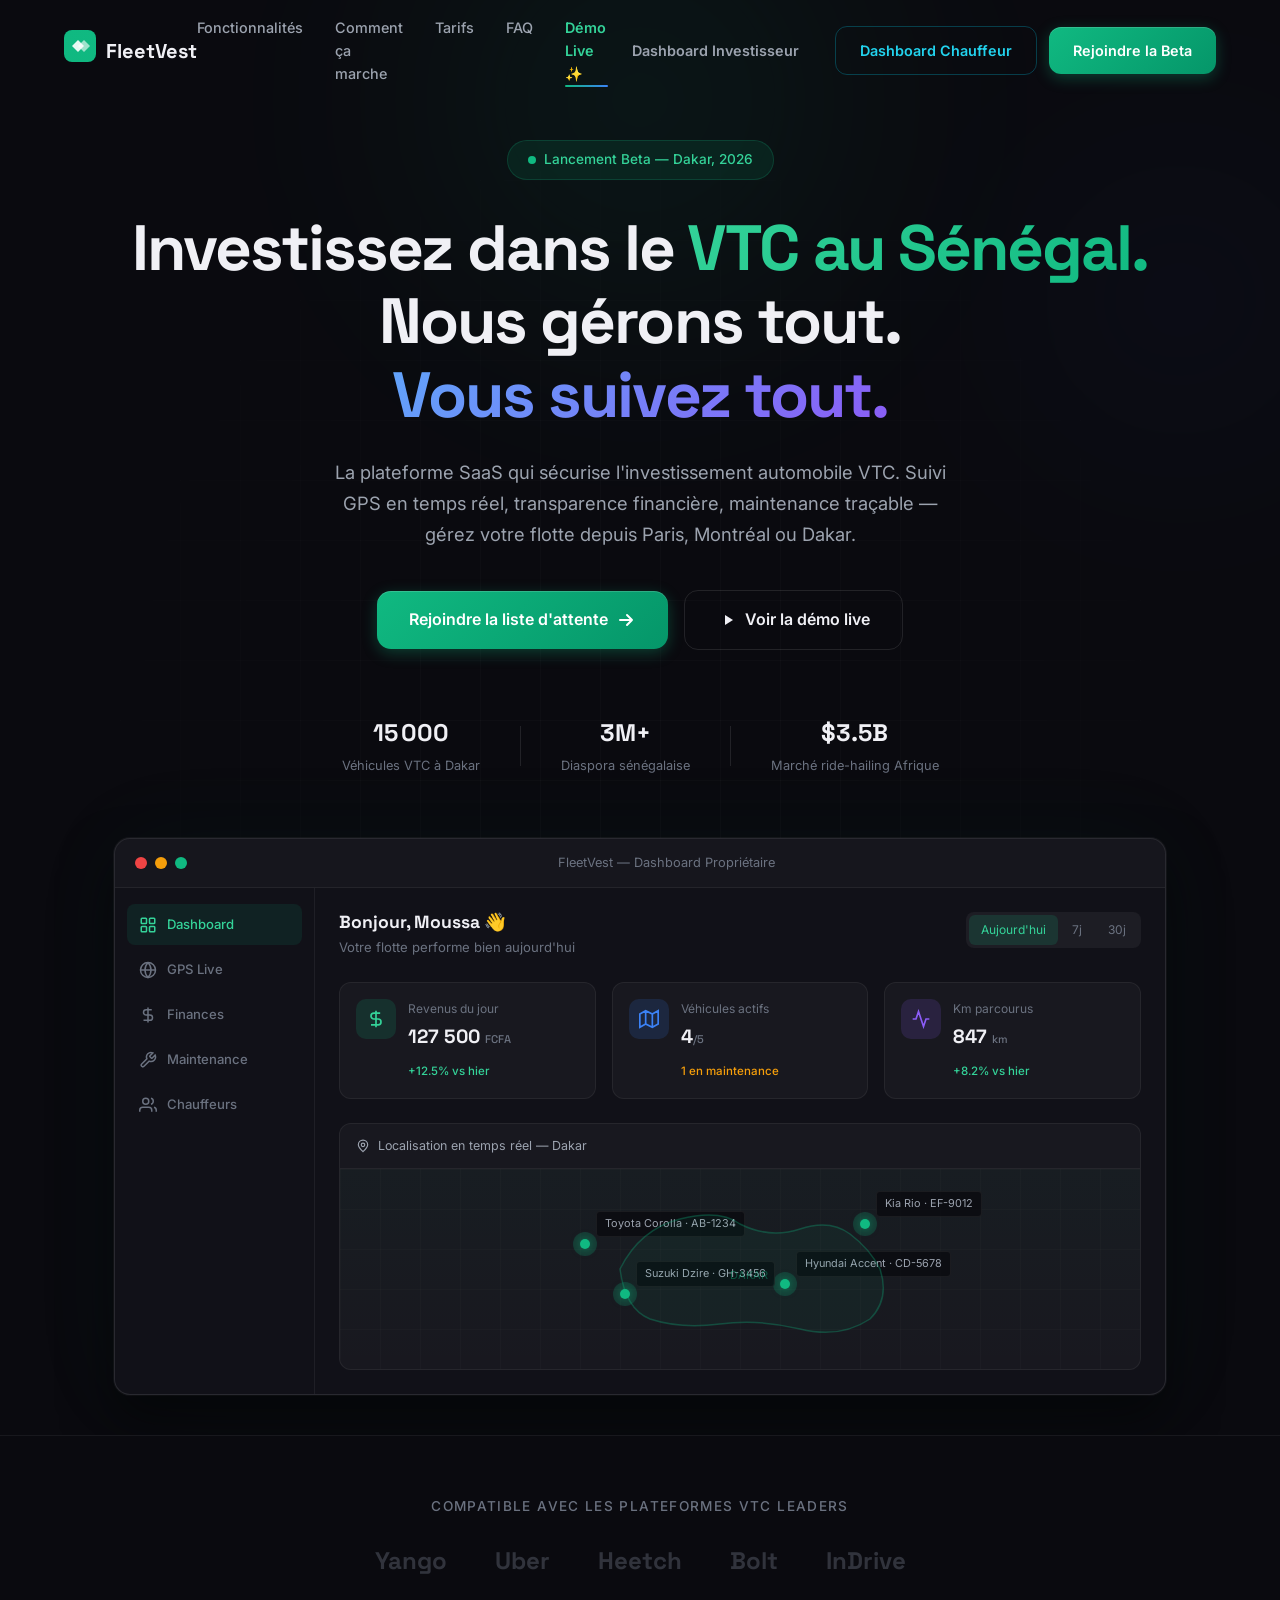
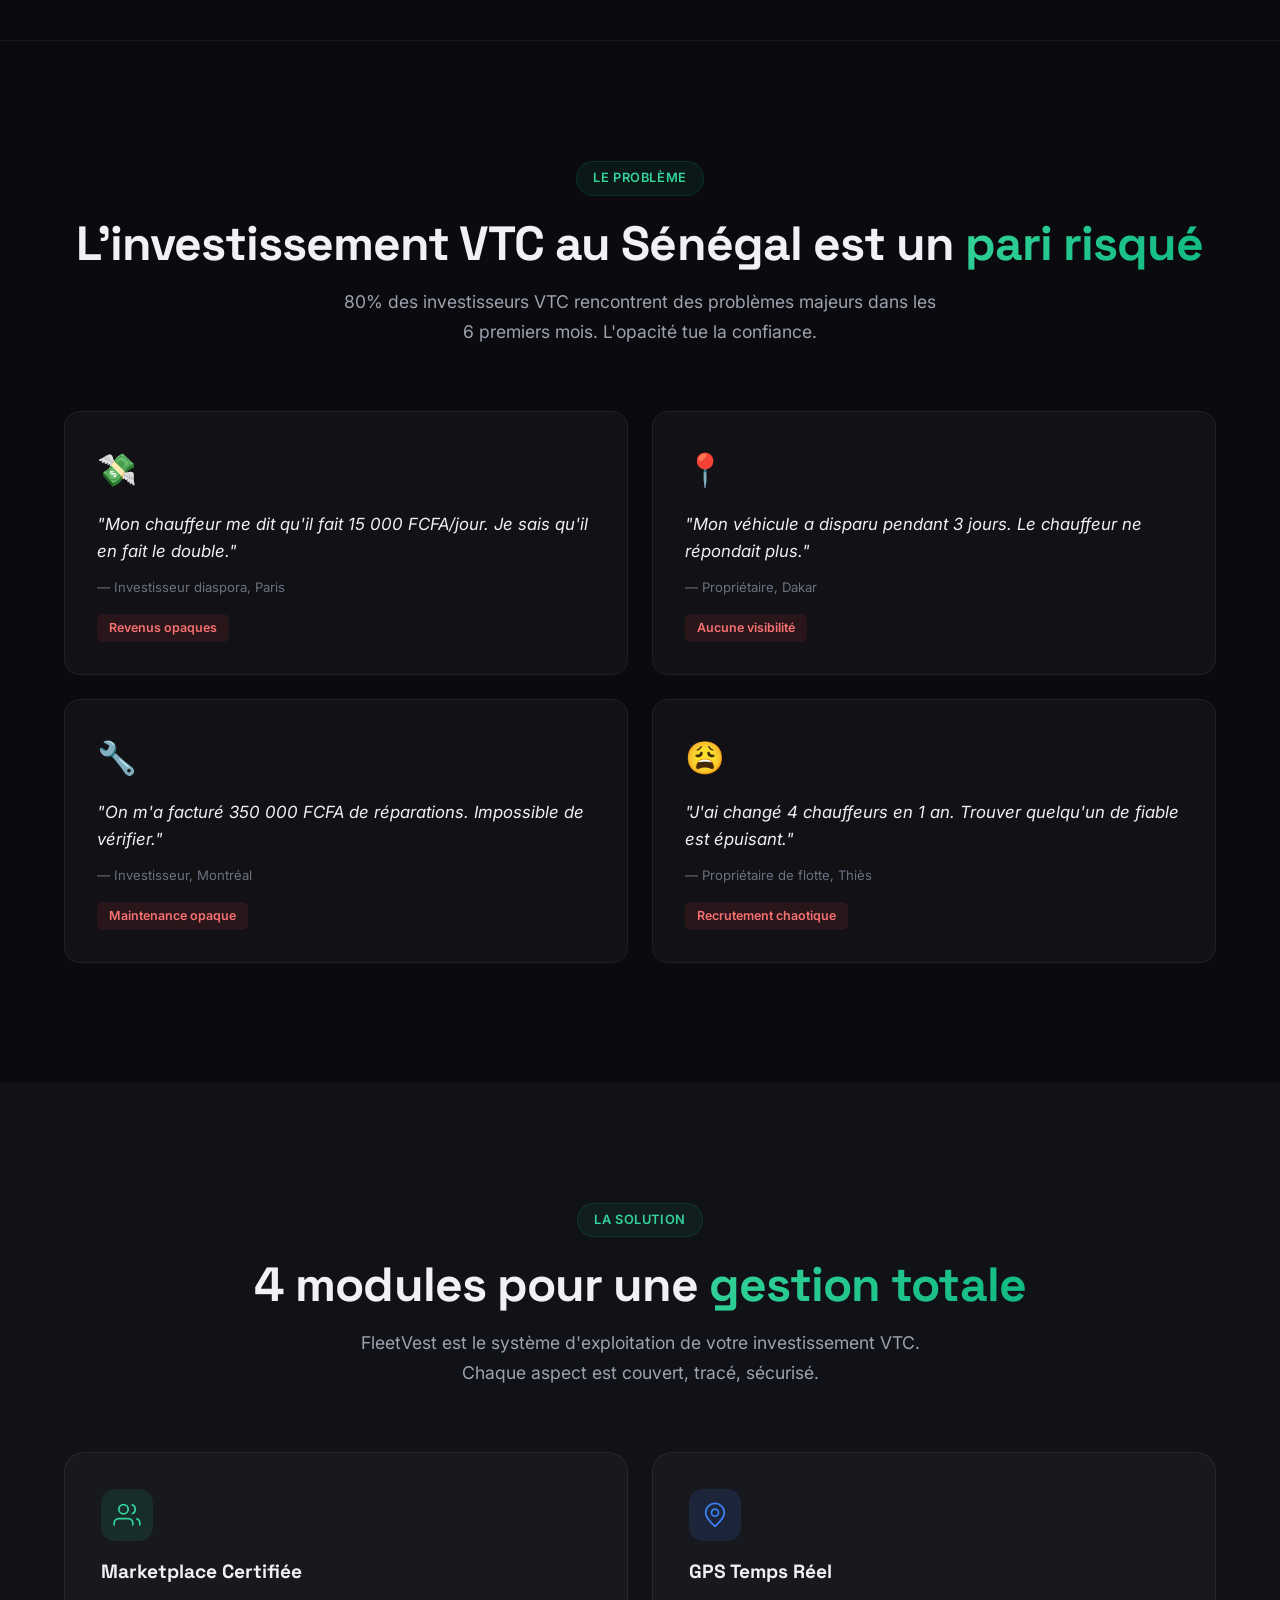
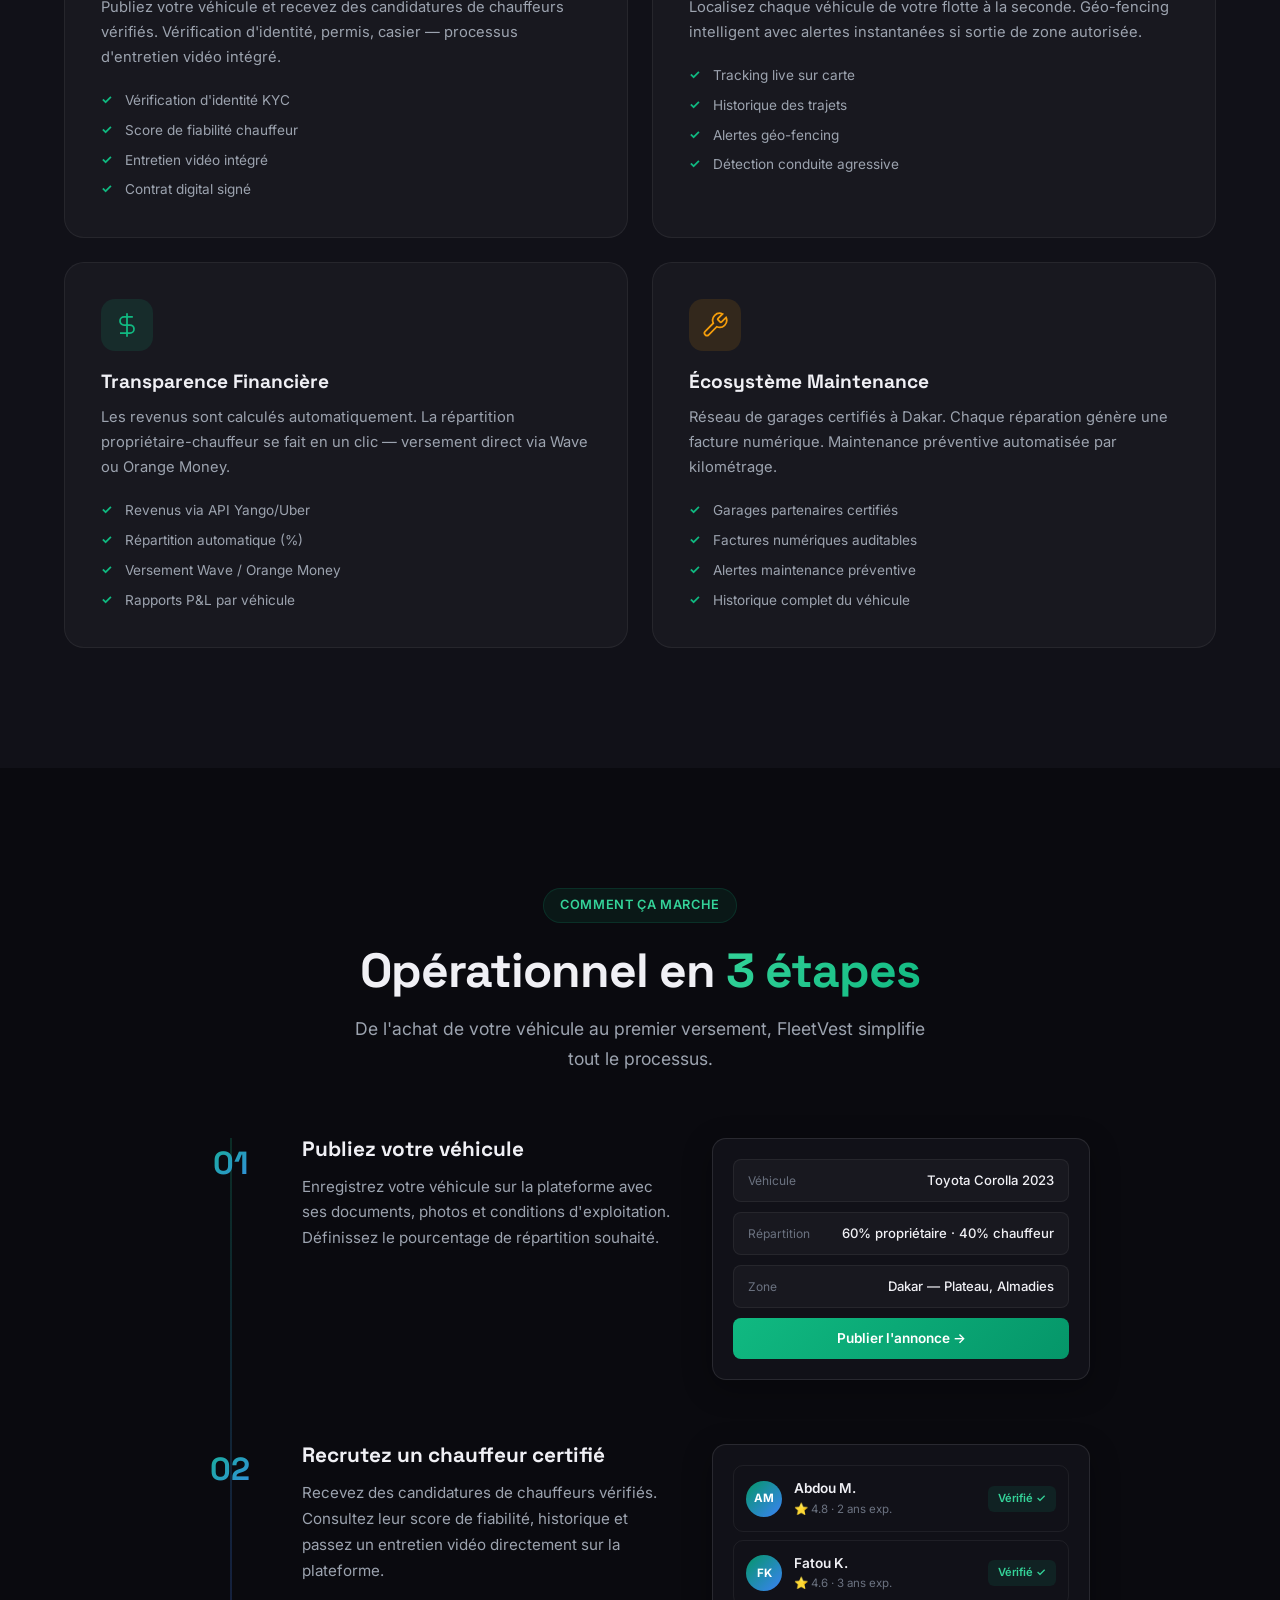
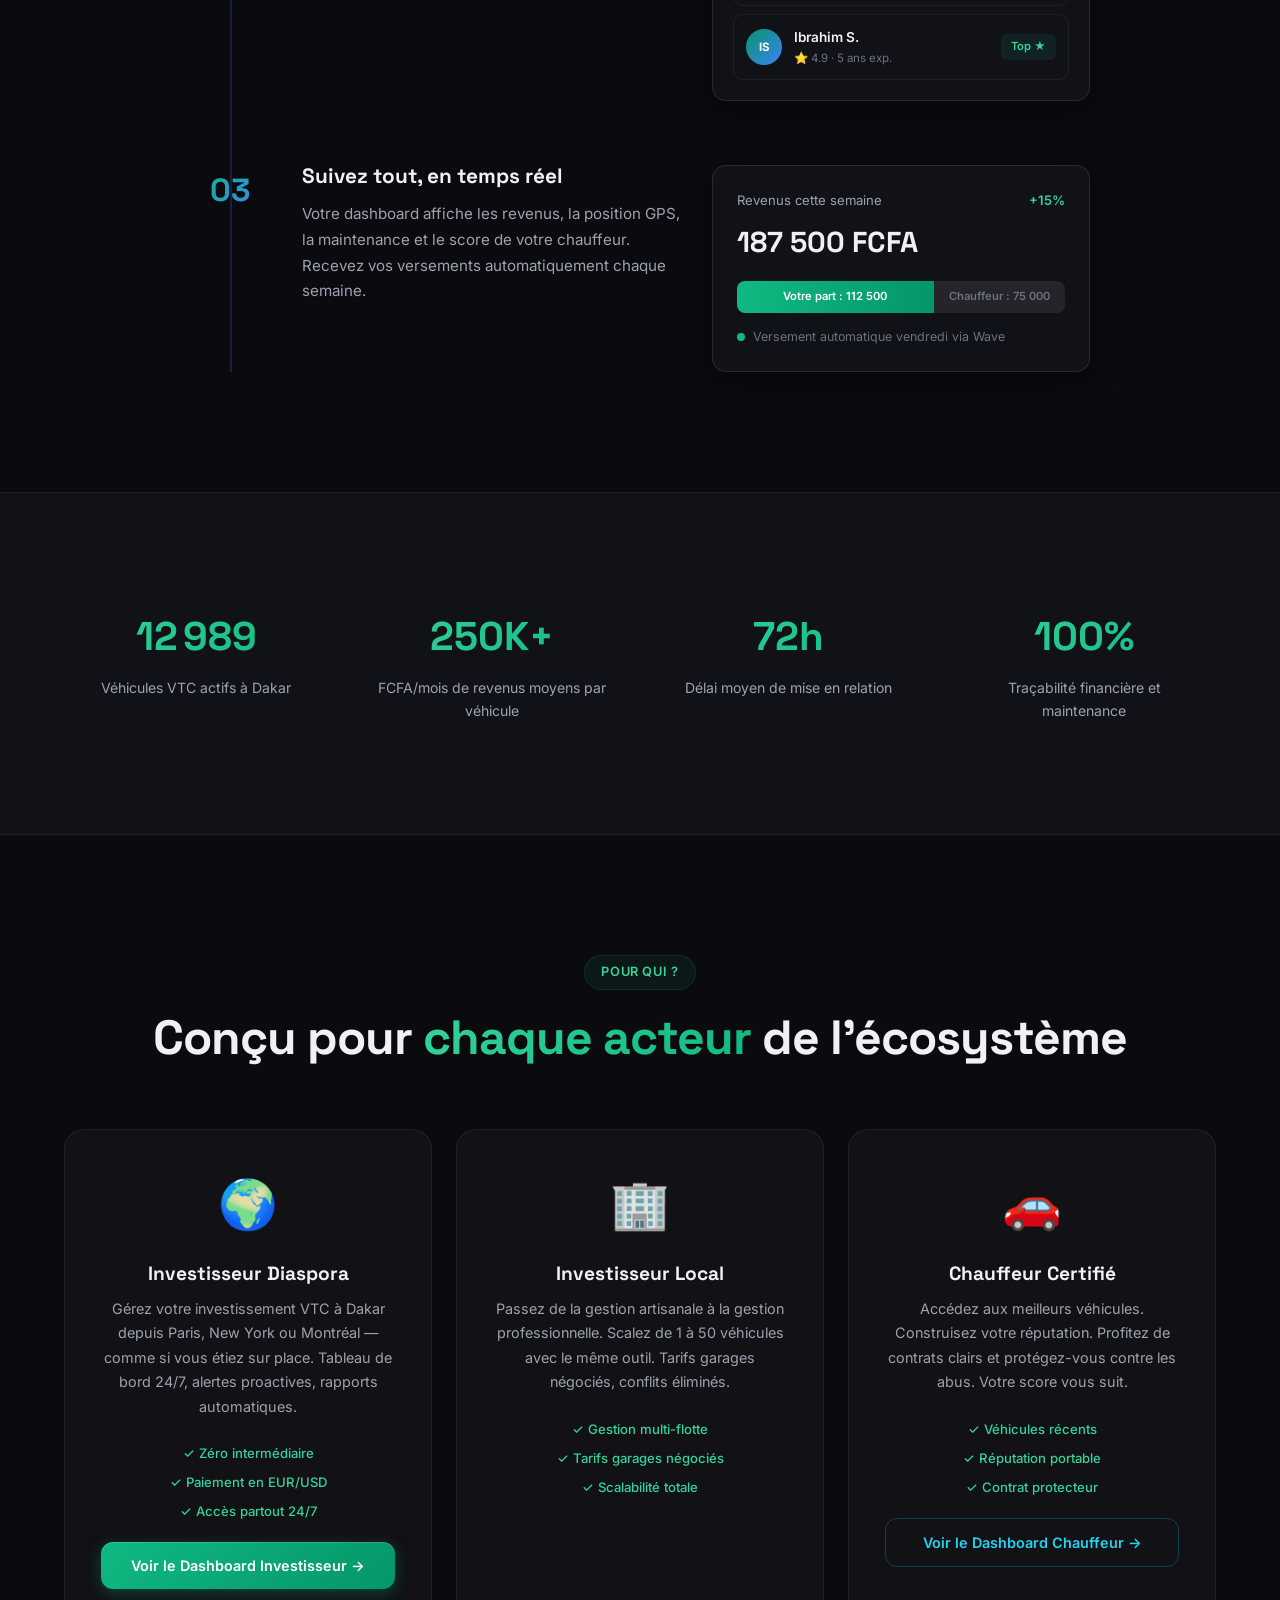
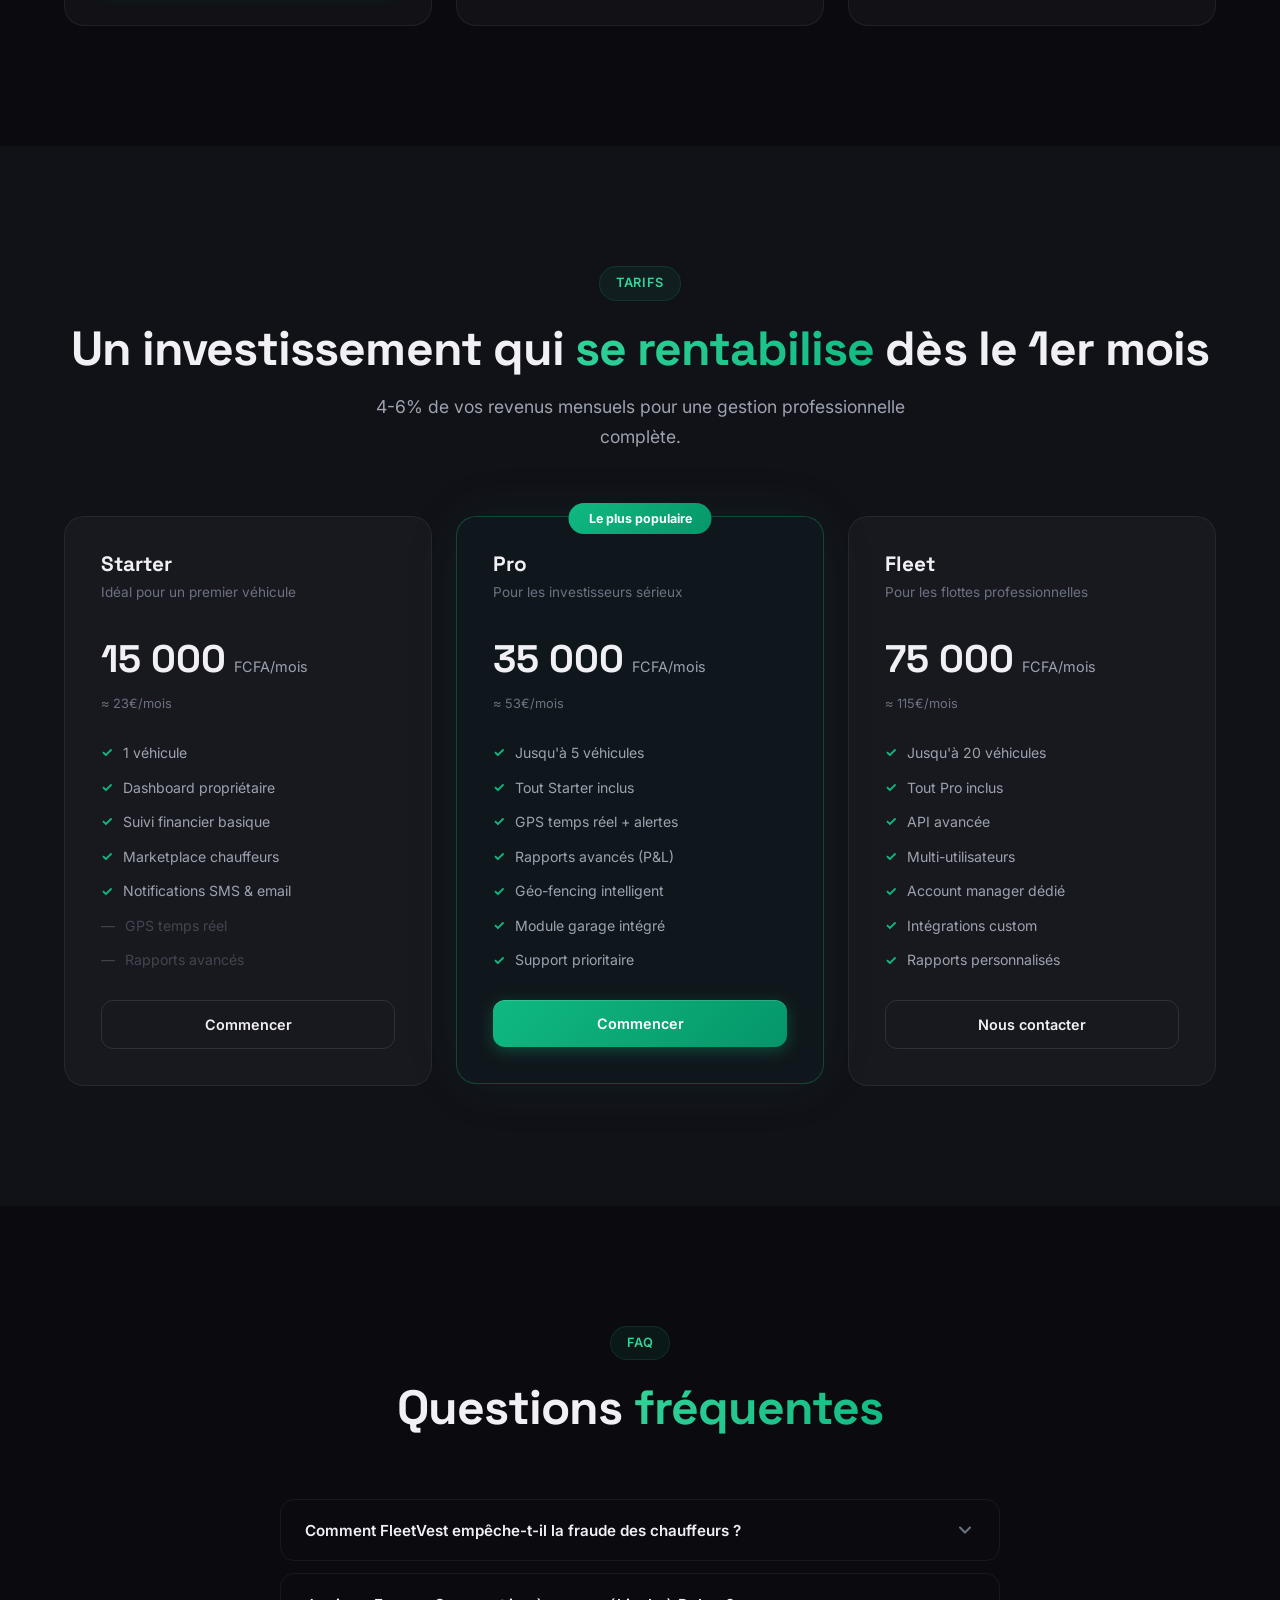
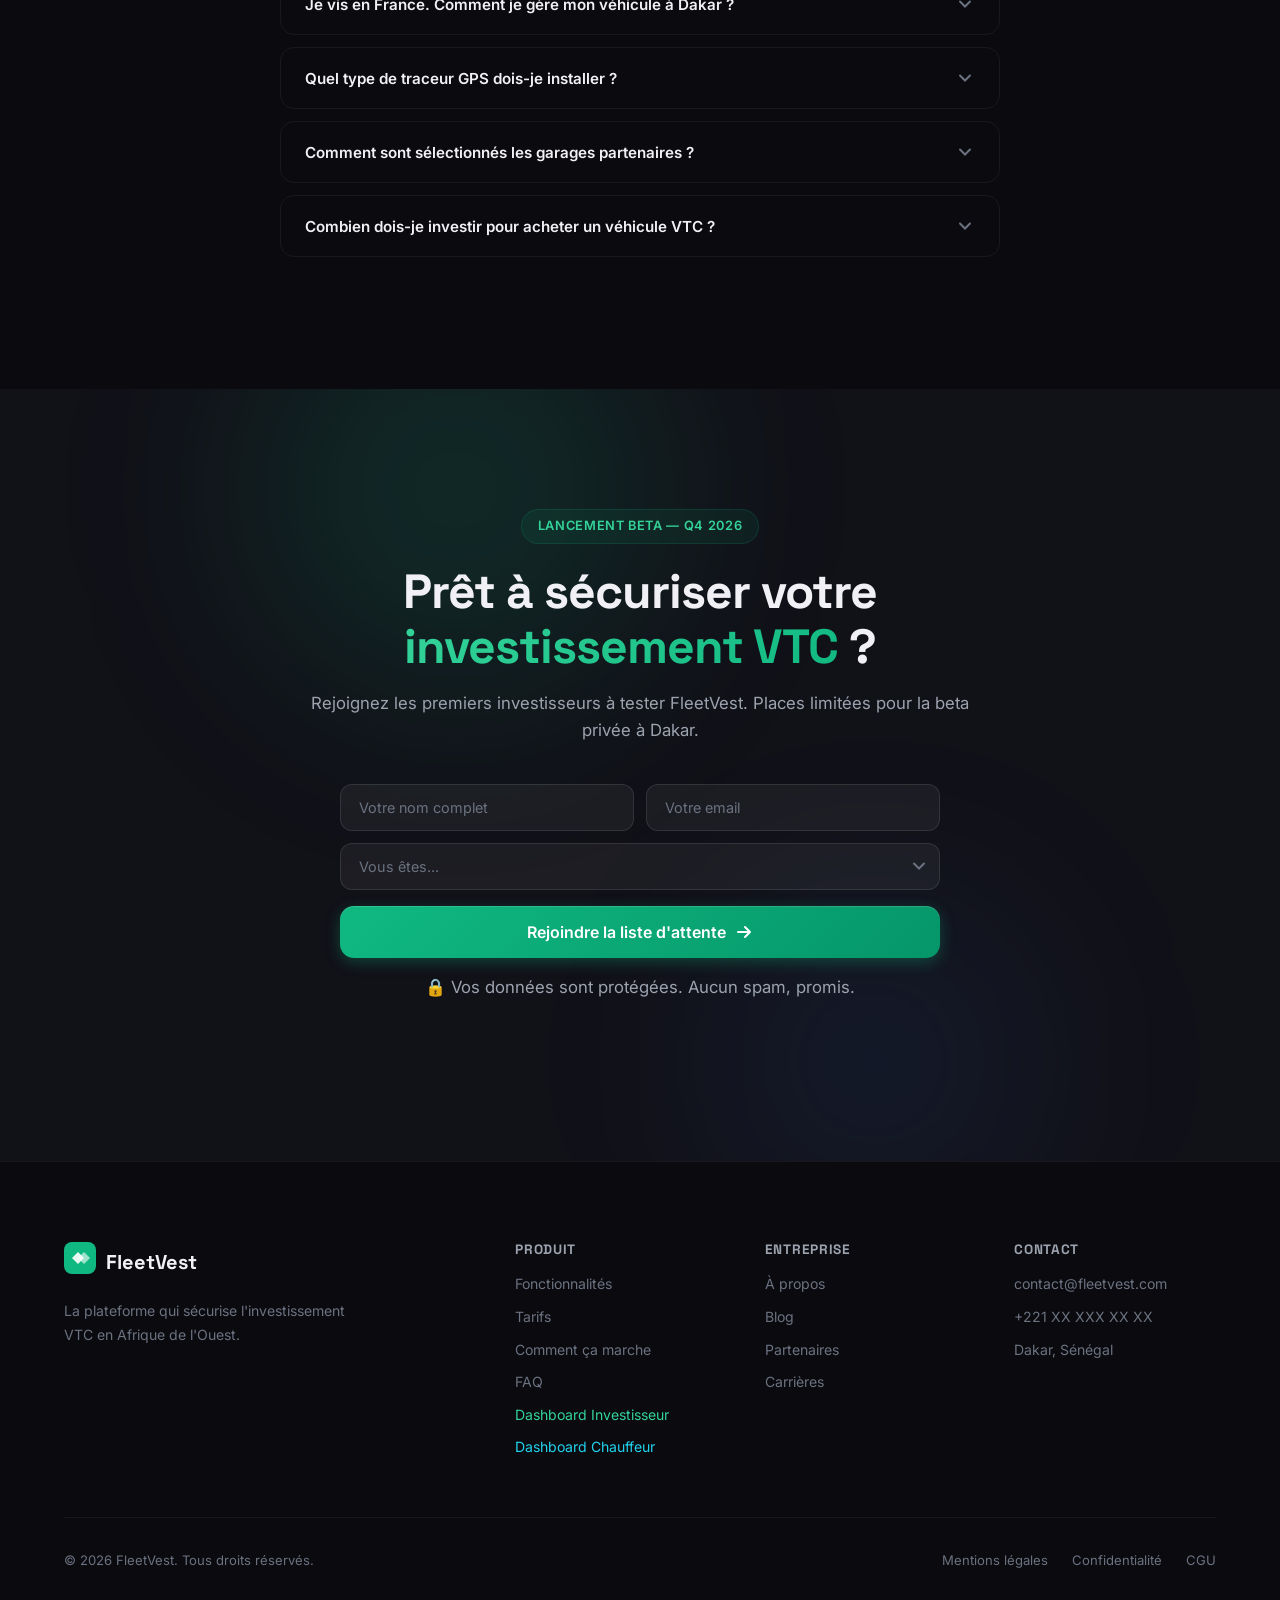
<file: index.html>
<!DOCTYPE html>
<html lang="fr">
<head>
    <meta charset="UTF-8">
    <meta name="viewport" content="width=device-width, initial-scale=1.0">
    <title>FleetVest — Investissement VTC Sécurisé au Sénégal</title>
    <meta name="description" content="FleetVest sécurise votre investissement automobile VTC au Sénégal. Suivi GPS, transparence financière, maintenance traçable. Gérez votre flotte depuis n'importe où.">
    <link rel="preconnect" href="https://fonts.googleapis.com">
    <link rel="preconnect" href="https://fonts.gstatic.com" crossorigin>
    <link href="https://fonts.googleapis.com/css2?family=Inter:wght@300;400;500;600;700;800;900&family=Space+Grotesk:wght@400;500;600;700&display=swap" rel="stylesheet">
    <link rel="stylesheet" href="style.css">
</head>
<body>
    <!-- ============ NAVBAR ============ -->
    <nav class="navbar" id="navbar">
        <div class="nav-container">
            <a href="#" class="nav-logo">
                <div class="logo-icon">
                    <svg width="32" height="32" viewBox="0 0 32 32" fill="none">
                        <rect width="32" height="32" rx="8" fill="url(#logo-grad)"/>
                        <path d="M8 16L14 10L20 16L14 22Z" fill="white" opacity="0.9"/>
                        <path d="M14 16L20 10L26 16L20 22Z" fill="white" opacity="0.6"/>
                        <defs>
                            <linearGradient id="logo-grad" x1="0" y1="0" x2="32" y2="32">
                                <stop stop-color="#10B981"/>
                                <stop offset="1" stop-color="#059669"/>
                            </linearGradient>
                        </defs>
                    </svg>
                </div>
                <span>FleetVest</span>
            </a>
            <div class="nav-links" id="navLinks">
                <a href="#features">Fonctionnalités</a>
                <a href="#how-it-works">Comment ça marche</a>
                <a href="#pricing">Tarifs</a>
                <a href="#faq">FAQ</a>
                <a href="#" class="nav-demo-link" id="navDemoToggle">Démo Live ✨</a>
            </div>
            <div class="nav-actions">
                <a href="dashboard-investisseur.html" class="btn btn-ghost">Dashboard Investisseur</a>
                <a href="dashboard-chauffeur.html" class="btn btn-outline" style="border-color:rgba(6,182,212,0.3); color:#22d3ee;">Dashboard Chauffeur</a>
                <a href="#waitlist" class="btn btn-primary">Rejoindre la Beta</a>
            </div>
            <button class="mobile-toggle" id="mobileToggle" aria-label="Menu">
                <span></span><span></span><span></span>
            </button>
        </div>
    </nav>

    <!-- ============ HERO ============ -->
    <section class="hero" id="hero">
        <div class="hero-bg-effects">
            <div class="hero-glow hero-glow-1"></div>
            <div class="hero-glow hero-glow-2"></div>
            <div class="hero-grid"></div>
        </div>
        <div class="container hero-content">
            <div class="hero-badge" data-animate="fade-up">
                <span class="badge-dot"></span>
                Lancement Beta — Dakar, 2026
            </div>
            <h1 data-animate="fade-up" data-delay="100">
                Investissez dans le <span class="gradient-text">VTC au Sénégal.</span><br>
                Nous gérons tout.<br>
                <span class="gradient-text-alt">Vous suivez tout.</span>
            </h1>
            <p class="hero-subtitle" data-animate="fade-up" data-delay="200">
                La plateforme SaaS qui sécurise l'investissement automobile VTC. 
                Suivi GPS en temps réel, transparence financière, maintenance traçable — 
                gérez votre flotte depuis Paris, Montréal ou Dakar.
            </p>
            <div class="hero-actions" data-animate="fade-up" data-delay="300">
                <a href="#waitlist" class="btn btn-primary btn-lg">
                    <span>Rejoindre la liste d'attente</span>
                    <svg width="20" height="20" viewBox="0 0 20 20" fill="none"><path d="M4 10H16M16 10L11 5M16 10L11 15" stroke="currentColor" stroke-width="2" stroke-linecap="round" stroke-linejoin="round"/></svg>
                </a>
                <a href="dashboard-investisseur.html" class="btn btn-outline btn-lg">
                    <svg width="20" height="20" viewBox="0 0 20 20" fill="none"><polygon points="8,5 16,10 8,15" fill="currentColor"/></svg>
                    <span>Voir la démo live</span>
                </a>
            </div>
            <div class="hero-stats" data-animate="fade-up" data-delay="400">
                <div class="hero-stat">
                    <span class="hero-stat-number" data-count="15000">0</span>
                    <span class="hero-stat-label">Véhicules VTC à Dakar</span>
                </div>
                <div class="hero-stat-divider"></div>
                <div class="hero-stat">
                    <span class="hero-stat-number">3M+</span>
                    <span class="hero-stat-label">Diaspora sénégalaise</span>
                </div>
                <div class="hero-stat-divider"></div>
                <div class="hero-stat">
                    <span class="hero-stat-number">$3.5B</span>
                    <span class="hero-stat-label">Marché ride-hailing Afrique</span>
                </div>
            </div>
        </div>
        <!-- Dashboard Preview -->
        <div class="hero-dashboard" data-animate="fade-up" data-delay="500">
            <div class="dashboard-window">
                <div class="window-header">
                    <div class="window-dots">
                        <span class="dot dot-red"></span>
                        <span class="dot dot-yellow"></span>
                        <span class="dot dot-green"></span>
                    </div>
                    <div class="window-title">FleetVest — Dashboard Propriétaire</div>
                    <div class="window-actions"></div>
                </div>
                <div class="window-content">
                    <div class="dash-sidebar">
                        <div class="dash-nav-item active">
                            <svg width="18" height="18" viewBox="0 0 24 24" fill="none" stroke="currentColor" stroke-width="2"><rect x="3" y="3" width="7" height="7" rx="1"/><rect x="14" y="3" width="7" height="7" rx="1"/><rect x="3" y="14" width="7" height="7" rx="1"/><rect x="14" y="14" width="7" height="7" rx="1"/></svg>
                            Dashboard
                        </div>
                        <div class="dash-nav-item">
                            <svg width="18" height="18" viewBox="0 0 24 24" fill="none" stroke="currentColor" stroke-width="2"><circle cx="12" cy="12" r="10"/><path d="M12 2a14.5 14.5 0 000 20 14.5 14.5 0 000-20"/><path d="M2 12h20"/></svg>
                            GPS Live
                        </div>
                        <div class="dash-nav-item">
                            <svg width="18" height="18" viewBox="0 0 24 24" fill="none" stroke="currentColor" stroke-width="2"><path d="M12 2v20M17 5H9.5a3.5 3.5 0 000 7h5a3.5 3.5 0 010 7H6"/></svg>
                            Finances
                        </div>
                        <div class="dash-nav-item">
                            <svg width="18" height="18" viewBox="0 0 24 24" fill="none" stroke="currentColor" stroke-width="2"><path d="M14.7 6.3a1 1 0 000 1.4l1.6 1.6a1 1 0 001.4 0l3.77-3.77a6 6 0 01-7.94 7.94l-6.91 6.91a2.12 2.12 0 01-3-3l6.91-6.91a6 6 0 017.94-7.94l-3.76 3.76z"/></svg>
                            Maintenance
                        </div>
                        <div class="dash-nav-item">
                            <svg width="18" height="18" viewBox="0 0 24 24" fill="none" stroke="currentColor" stroke-width="2"><path d="M17 21v-2a4 4 0 00-4-4H5a4 4 0 00-4 4v2M9 11a4 4 0 100-8 4 4 0 000 8zM23 21v-2a4 4 0 00-3-3.87M16 3.13a4 4 0 010 7.75"/></svg>
                            Chauffeurs
                        </div>
                    </div>
                    <div class="dash-main">
                        <div class="dash-header">
                            <div>
                                <h3>Bonjour, Moussa 👋</h3>
                                <p>Votre flotte performe bien aujourd'hui</p>
                            </div>
                            <div class="dash-period">
                                <span class="period-active">Aujourd'hui</span>
                                <span>7j</span>
                                <span>30j</span>
                            </div>
                        </div>
                        <div class="dash-cards">
                            <div class="dash-card">
                                <div class="dash-card-icon green">
                                    <svg width="20" height="20" viewBox="0 0 24 24" fill="none" stroke="currentColor" stroke-width="2"><path d="M12 2v20M17 5H9.5a3.5 3.5 0 000 7h5a3.5 3.5 0 010 7H6"/></svg>
                                </div>
                                <div class="dash-card-info">
                                    <span class="dash-card-label">Revenus du jour</span>
                                    <span class="dash-card-value">127 500 <small>FCFA</small></span>
                                    <span class="dash-card-trend up">+12.5% vs hier</span>
                                </div>
                            </div>
                            <div class="dash-card">
                                <div class="dash-card-icon blue">
                                    <svg width="20" height="20" viewBox="0 0 24 24" fill="none" stroke="currentColor" stroke-width="2"><path d="M1 6v16l7-4 8 4 7-4V2l-7 4-8-4-7 4zM8 2v16M16 6v16"/></svg>
                                </div>
                                <div class="dash-card-info">
                                    <span class="dash-card-label">Véhicules actifs</span>
                                    <span class="dash-card-value">4<small>/5</small></span>
                                    <span class="dash-card-trend neutral">1 en maintenance</span>
                                </div>
                            </div>
                            <div class="dash-card">
                                <div class="dash-card-icon purple">
                                    <svg width="20" height="20" viewBox="0 0 24 24" fill="none" stroke="currentColor" stroke-width="2"><path d="M22 12h-4l-3 9L9 3l-3 9H2"/></svg>
                                </div>
                                <div class="dash-card-info">
                                    <span class="dash-card-label">Km parcourus</span>
                                    <span class="dash-card-value">847 <small>km</small></span>
                                    <span class="dash-card-trend up">+8.2% vs hier</span>
                                </div>
                            </div>
                        </div>
                        <!-- Mini map -->
                        <div class="dash-map">
                            <div class="map-label">
                                <svg width="14" height="14" viewBox="0 0 24 24" fill="none" stroke="currentColor" stroke-width="2"><circle cx="12" cy="10" r="3"/><path d="M12 21.7C17.3 17 20 13 20 10a8 8 0 10-16 0c0 3 2.7 7 8 11.7z"/></svg>
                                Localisation en temps réel — Dakar
                            </div>
                            <div class="map-visual">
                                <div class="map-grid-lines"></div>
                                <div class="map-pin pin-1">
                                    <div class="pin-pulse"></div>
                                    <div class="pin-dot"></div>
                                    <div class="pin-label">Toyota Corolla · AB-1234</div>
                                </div>
                                <div class="map-pin pin-2">
                                    <div class="pin-pulse"></div>
                                    <div class="pin-dot"></div>
                                    <div class="pin-label">Hyundai Accent · CD-5678</div>
                                </div>
                                <div class="map-pin pin-3">
                                    <div class="pin-pulse"></div>
                                    <div class="pin-dot"></div>
                                    <div class="pin-label">Kia Rio · EF-9012</div>
                                </div>
                                <div class="map-pin pin-4">
                                    <div class="pin-pulse"></div>
                                    <div class="pin-dot"></div>
                                    <div class="pin-label">Suzuki Dzire · GH-3456</div>
                                </div>
                                <!-- Dakar Map Contour -->
                                <svg class="map-contour" viewBox="0 0 400 200" fill="none">
                                    <path d="M80 100 Q100 60 140 50 Q180 40 200 55 Q230 70 260 60 Q290 50 310 65 Q330 80 340 100 Q350 130 330 150 Q300 170 260 160 Q220 150 180 155 Q140 160 110 150 Q85 140 80 100Z" stroke="rgba(16,185,129,0.3)" stroke-width="1.5" fill="rgba(16,185,129,0.05)"/>
                                    <text x="190" y="110" fill="rgba(16,185,129,0.4)" font-size="11" font-family="Inter">DAKAR</text>
                                </svg>
                            </div>
                        </div>
                    </div>
                </div>
            </div>
        </div>
    </section>

    <!-- ============ TRUST BAR ============ -->
    <section class="trust-bar">
        <div class="container">
            <p>Compatible avec les plateformes VTC leaders</p>
            <div class="trust-logos">
                <div class="trust-logo">
                    <span class="trust-logo-text">Yango</span>
                </div>
                <div class="trust-logo">
                    <span class="trust-logo-text">Uber</span>
                </div>
                <div class="trust-logo">
                    <span class="trust-logo-text">Heetch</span>
                </div>
                <div class="trust-logo">
                    <span class="trust-logo-text">Bolt</span>
                </div>
                <div class="trust-logo">
                    <span class="trust-logo-text">InDrive</span>
                </div>
            </div>
        </div>
    </section>

    <!-- ============ PROBLEM ============ -->
    <section class="problem-section" id="problem">
        <div class="container">
            <div class="section-header" data-animate="fade-up">
                <span class="section-tag">Le problème</span>
                <h2>L'investissement VTC au Sénégal est un <span class="gradient-text">pari risqué</span></h2>
                <p class="section-desc">80% des investisseurs VTC rencontrent des problèmes majeurs dans les 6 premiers mois. L'opacité tue la confiance.</p>
            </div>
            <div class="problem-grid" data-animate="fade-up" data-delay="200">
                <div class="problem-card">
                    <div class="problem-icon">💸</div>
                    <div class="problem-quote">"Mon chauffeur me dit qu'il fait 15 000 FCFA/jour. Je sais qu'il en fait le double."</div>
                    <div class="problem-author">— Investisseur diaspora, Paris</div>
                    <div class="problem-label">Revenus opaques</div>
                </div>
                <div class="problem-card">
                    <div class="problem-icon">📍</div>
                    <div class="problem-quote">"Mon véhicule a disparu pendant 3 jours. Le chauffeur ne répondait plus."</div>
                    <div class="problem-author">— Propriétaire, Dakar</div>
                    <div class="problem-label">Aucune visibilité</div>
                </div>
                <div class="problem-card">
                    <div class="problem-icon">🔧</div>
                    <div class="problem-quote">"On m'a facturé 350 000 FCFA de réparations. Impossible de vérifier."</div>
                    <div class="problem-author">— Investisseur, Montréal</div>
                    <div class="problem-label">Maintenance opaque</div>
                </div>
                <div class="problem-card">
                    <div class="problem-icon">😩</div>
                    <div class="problem-quote">"J'ai changé 4 chauffeurs en 1 an. Trouver quelqu'un de fiable est épuisant."</div>
                    <div class="problem-author">— Propriétaire de flotte, Thiès</div>
                    <div class="problem-label">Recrutement chaotique</div>
                </div>
            </div>
        </div>
    </section>

    <!-- ============ FEATURES ============ -->
    <section class="features-section" id="features">
        <div class="container">
            <div class="section-header" data-animate="fade-up">
                <span class="section-tag">La solution</span>
                <h2>4 modules pour une <span class="gradient-text">gestion totale</span></h2>
                <p class="section-desc">FleetVest est le système d'exploitation de votre investissement VTC. Chaque aspect est couvert, tracé, sécurisé.</p>
            </div>
            <div class="features-grid">
                <div class="feature-card" data-animate="fade-up" data-delay="0">
                    <div class="feature-card-glow"></div>
                    <div class="feature-icon-wrap green">
                        <svg width="28" height="28" viewBox="0 0 24 24" fill="none" stroke="currentColor" stroke-width="1.5"><path d="M17 21v-2a4 4 0 00-4-4H5a4 4 0 00-4 4v2M9 11a4 4 0 100-8 4 4 0 000 8zM23 21v-2a4 4 0 00-3-3.87M16 3.13a4 4 0 010 7.75"/></svg>
                    </div>
                    <h3>Marketplace Certifiée</h3>
                    <p>Publiez votre véhicule et recevez des candidatures de chauffeurs vérifiés. Vérification d'identité, permis, casier — processus d'entretien vidéo intégré.</p>
                    <ul class="feature-list">
                        <li>Vérification d'identité KYC</li>
                        <li>Score de fiabilité chauffeur</li>
                        <li>Entretien vidéo intégré</li>
                        <li>Contrat digital signé</li>
                    </ul>
                </div>
                <div class="feature-card" data-animate="fade-up" data-delay="100">
                    <div class="feature-card-glow"></div>
                    <div class="feature-icon-wrap blue">
                        <svg width="28" height="28" viewBox="0 0 24 24" fill="none" stroke="currentColor" stroke-width="1.5"><circle cx="12" cy="10" r="3"/><path d="M12 21.7C17.3 17 20 13 20 10a8 8 0 10-16 0c0 3 2.7 7 8 11.7z"/></svg>
                    </div>
                    <h3>GPS Temps Réel</h3>
                    <p>Localisez chaque véhicule de votre flotte à la seconde. Géo-fencing intelligent avec alertes instantanées si sortie de zone autorisée.</p>
                    <ul class="feature-list">
                        <li>Tracking live sur carte</li>
                        <li>Historique des trajets</li>
                        <li>Alertes géo-fencing</li>
                        <li>Détection conduite agressive</li>
                    </ul>
                </div>
                <div class="feature-card" data-animate="fade-up" data-delay="200">
                    <div class="feature-card-glow"></div>
                    <div class="feature-icon-wrap emerald">
                        <svg width="28" height="28" viewBox="0 0 24 24" fill="none" stroke="currentColor" stroke-width="1.5"><path d="M12 2v20M17 5H9.5a3.5 3.5 0 000 7h5a3.5 3.5 0 010 7H6"/></svg>
                    </div>
                    <h3>Transparence Financière</h3>
                    <p>Les revenus sont calculés automatiquement. La répartition propriétaire-chauffeur se fait en un clic — versement direct via Wave ou Orange Money.</p>
                    <ul class="feature-list">
                        <li>Revenus via API Yango/Uber</li>
                        <li>Répartition automatique (%)</li>
                        <li>Versement Wave / Orange Money</li>
                        <li>Rapports P&L par véhicule</li>
                    </ul>
                </div>
                <div class="feature-card" data-animate="fade-up" data-delay="300">
                    <div class="feature-card-glow"></div>
                    <div class="feature-icon-wrap orange">
                        <svg width="28" height="28" viewBox="0 0 24 24" fill="none" stroke="currentColor" stroke-width="1.5"><path d="M14.7 6.3a1 1 0 000 1.4l1.6 1.6a1 1 0 001.4 0l3.77-3.77a6 6 0 01-7.94 7.94l-6.91 6.91a2.12 2.12 0 01-3-3l6.91-6.91a6 6 0 017.94-7.94l-3.76 3.76z"/></svg>
                    </div>
                    <h3>Écosystème Maintenance</h3>
                    <p>Réseau de garages certifiés à Dakar. Chaque réparation génère une facture numérique. Maintenance préventive automatisée par kilométrage.</p>
                    <ul class="feature-list">
                        <li>Garages partenaires certifiés</li>
                        <li>Factures numériques auditables</li>
                        <li>Alertes maintenance préventive</li>
                        <li>Historique complet du véhicule</li>
                    </ul>
                </div>
            </div>
        </div>
    </section>

    <!-- ============ HOW IT WORKS ============ -->
    <section class="how-section" id="how-it-works">
        <div class="container">
            <div class="section-header" data-animate="fade-up">
                <span class="section-tag">Comment ça marche</span>
                <h2>Opérationnel en <span class="gradient-text">3 étapes</span></h2>
                <p class="section-desc">De l'achat de votre véhicule au premier versement, FleetVest simplifie tout le processus.</p>
            </div>
            <div class="steps-container">
                <div class="steps-line"></div>
                <div class="step" data-animate="fade-up" data-delay="0">
                    <div class="step-number">01</div>
                    <div class="step-content">
                        <h3>Publiez votre véhicule</h3>
                        <p>Enregistrez votre véhicule sur la plateforme avec ses documents, photos et conditions d'exploitation. Définissez le pourcentage de répartition souhaité.</p>
                    </div>
                    <div class="step-visual">
                        <div class="step-mockup">
                            <div class="mock-input">
                                <span class="mock-label">Véhicule</span>
                                <span class="mock-value">Toyota Corolla 2023</span>
                            </div>
                            <div class="mock-input">
                                <span class="mock-label">Répartition</span>
                                <span class="mock-value">60% propriétaire · 40% chauffeur</span>
                            </div>
                            <div class="mock-input">
                                <span class="mock-label">Zone</span>
                                <span class="mock-value">Dakar — Plateau, Almadies</span>
                            </div>
                            <div class="mock-btn">Publier l'annonce →</div>
                        </div>
                    </div>
                </div>
                <div class="step" data-animate="fade-up" data-delay="150">
                    <div class="step-number">02</div>
                    <div class="step-content">
                        <h3>Recrutez un chauffeur certifié</h3>
                        <p>Recevez des candidatures de chauffeurs vérifiés. Consultez leur score de fiabilité, historique et passez un entretien vidéo directement sur la plateforme.</p>
                    </div>
                    <div class="step-visual">
                        <div class="step-mockup">
                            <div class="mock-driver">
                                <div class="mock-avatar">AM</div>
                                <div class="mock-driver-info">
                                    <span class="mock-driver-name">Abdou M.</span>
                                    <span class="mock-driver-score">⭐ 4.8 · 2 ans exp.</span>
                                </div>
                                <span class="mock-badge">Vérifié ✓</span>
                            </div>
                            <div class="mock-driver">
                                <div class="mock-avatar">FK</div>
                                <div class="mock-driver-info">
                                    <span class="mock-driver-name">Fatou K.</span>
                                    <span class="mock-driver-score">⭐ 4.6 · 3 ans exp.</span>
                                </div>
                                <span class="mock-badge">Vérifié ✓</span>
                            </div>
                            <div class="mock-driver">
                                <div class="mock-avatar">IS</div>
                                <div class="mock-driver-info">
                                    <span class="mock-driver-name">Ibrahim S.</span>
                                    <span class="mock-driver-score">⭐ 4.9 · 5 ans exp.</span>
                                </div>
                                <span class="mock-badge">Top ★</span>
                            </div>
                        </div>
                    </div>
                </div>
                <div class="step" data-animate="fade-up" data-delay="300">
                    <div class="step-number">03</div>
                    <div class="step-content">
                        <h3>Suivez tout, en temps réel</h3>
                        <p>Votre dashboard affiche les revenus, la position GPS, la maintenance et le score de votre chauffeur. Recevez vos versements automatiquement chaque semaine.</p>
                    </div>
                    <div class="step-visual">
                        <div class="step-mockup">
                            <div class="mock-revenue">
                                <div class="mock-rev-header">
                                    <span>Revenus cette semaine</span>
                                    <span class="mock-rev-trend">+15%</span>
                                </div>
                                <div class="mock-rev-amount">187 500 FCFA</div>
                                <div class="mock-rev-bar">
                                    <div class="mock-bar-fill" style="width: 60%">
                                        <span>Votre part : 112 500</span>
                                    </div>
                                    <div class="mock-bar-rest">
                                        <span>Chauffeur : 75 000</span>
                                    </div>
                                </div>
                                <div class="mock-rev-status">
                                    <span class="status-dot"></span>
                                    Versement automatique vendredi via Wave
                                </div>
                            </div>
                        </div>
                    </div>
                </div>
            </div>
        </div>
    </section>

    <!-- ============ SOCIAL PROOF / STATS ============ -->
    <section class="stats-section">
        <div class="container">
            <div class="stats-grid" data-animate="fade-up">
                <div class="stat-card">
                    <div class="stat-value" data-count="15000">0</div>
                    <div class="stat-label">Véhicules VTC actifs à Dakar</div>
                </div>
                <div class="stat-card">
                    <div class="stat-value">250K+</div>
                    <div class="stat-label">FCFA/mois de revenus moyens par véhicule</div>
                </div>
                <div class="stat-card">
                    <div class="stat-value">72h</div>
                    <div class="stat-label">Délai moyen de mise en relation</div>
                </div>
                <div class="stat-card">
                    <div class="stat-value">100%</div>
                    <div class="stat-label">Traçabilité financière et maintenance</div>
                </div>
            </div>
        </div>
    </section>

    <!-- ============ FOR WHO ============ -->
    <section class="audience-section" id="audience">
        <div class="container">
            <div class="section-header" data-animate="fade-up">
                <span class="section-tag">Pour qui ?</span>
                <h2>Conçu pour <span class="gradient-text">chaque acteur</span> de l'écosystème</h2>
            </div>
            <div class="audience-grid">
                <div class="audience-card" data-animate="fade-up" data-delay="0">
                    <div class="audience-emoji">🌍</div>
                    <h3>Investisseur Diaspora</h3>
                    <p>Gérez votre investissement VTC à Dakar depuis Paris, New York ou Montréal — comme si vous étiez sur place. Tableau de bord 24/7, alertes proactives, rapports automatiques.</p>
                    <div class="audience-benefit">
                        <span>✓ Zéro intermédiaire</span>
                        <span>✓ Paiement en EUR/USD</span>
                        <span>✓ Accès partout 24/7</span>
                    </div>
                    <a href="dashboard-investisseur.html" class="btn btn-primary" style="margin-top:20px; width:100%; justify-content:center;">Voir le Dashboard Investisseur →</a>
                </div>
                <div class="audience-card" data-animate="fade-up" data-delay="150">
                    <div class="audience-emoji">🏢</div>
                    <h3>Investisseur Local</h3>
                    <p>Passez de la gestion artisanale à la gestion professionnelle. Scalez de 1 à 50 véhicules avec le même outil. Tarifs garages négociés, conflits éliminés.</p>
                    <div class="audience-benefit">
                        <span>✓ Gestion multi-flotte</span>
                        <span>✓ Tarifs garages négociés</span>
                        <span>✓ Scalabilité totale</span>
                    </div>
                </div>
                <div class="audience-card" data-animate="fade-up" data-delay="300">
                    <div class="audience-emoji">🚗</div>
                    <h3>Chauffeur Certifié</h3>
                    <p>Accédez aux meilleurs véhicules. Construisez votre réputation. Profitez de contrats clairs et protégez-vous contre les abus. Votre score vous suit.</p>
                    <div class="audience-benefit">
                        <span>✓ Véhicules récents</span>
                        <span>✓ Réputation portable</span>
                        <span>✓ Contrat protecteur</span>
                    </div>
                    <a href="dashboard-chauffeur.html" class="btn btn-outline" style="margin-top:20px; width:100%; justify-content:center; border-color:rgba(6,182,212,0.3); color:#22d3ee;">Voir le Dashboard Chauffeur →</a>
                </div>
            </div>
        </div>
    </section>

    <!-- ============ PRICING ============ -->
    <section class="pricing-section" id="pricing">
        <div class="container">
            <div class="section-header" data-animate="fade-up">
                <span class="section-tag">Tarifs</span>
                <h2>Un investissement qui <span class="gradient-text">se rentabilise</span> dès le 1er mois</h2>
                <p class="section-desc">4-6% de vos revenus mensuels pour une gestion professionnelle complète.</p>
            </div>
            <div class="pricing-grid">
                <div class="pricing-card" data-animate="fade-up" data-delay="0">
                    <div class="pricing-header">
                        <h3>Starter</h3>
                        <p>Idéal pour un premier véhicule</p>
                    </div>
                    <div class="pricing-price">
                        <span class="price-amount">15 000</span>
                        <span class="price-currency">FCFA/mois</span>
                    </div>
                    <div class="pricing-equiv">≈ 23€/mois</div>
                    <ul class="pricing-features">
                        <li><span class="check">✓</span> 1 véhicule</li>
                        <li><span class="check">✓</span> Dashboard propriétaire</li>
                        <li><span class="check">✓</span> Suivi financier basique</li>
                        <li><span class="check">✓</span> Marketplace chauffeurs</li>
                        <li><span class="check">✓</span> Notifications SMS & email</li>
                        <li class="disabled"><span class="cross">—</span> GPS temps réel</li>
                        <li class="disabled"><span class="cross">—</span> Rapports avancés</li>
                    </ul>
                    <a href="#waitlist" class="btn btn-outline btn-block">Commencer</a>
                </div>
                <div class="pricing-card popular" data-animate="fade-up" data-delay="150">
                    <div class="popular-badge">Le plus populaire</div>
                    <div class="pricing-header">
                        <h3>Pro</h3>
                        <p>Pour les investisseurs sérieux</p>
                    </div>
                    <div class="pricing-price">
                        <span class="price-amount">35 000</span>
                        <span class="price-currency">FCFA/mois</span>
                    </div>
                    <div class="pricing-equiv">≈ 53€/mois</div>
                    <ul class="pricing-features">
                        <li><span class="check">✓</span> Jusqu'à 5 véhicules</li>
                        <li><span class="check">✓</span> Tout Starter inclus</li>
                        <li><span class="check">✓</span> GPS temps réel + alertes</li>
                        <li><span class="check">✓</span> Rapports avancés (P&L)</li>
                        <li><span class="check">✓</span> Géo-fencing intelligent</li>
                        <li><span class="check">✓</span> Module garage intégré</li>
                        <li><span class="check">✓</span> Support prioritaire</li>
                    </ul>
                    <a href="#waitlist" class="btn btn-primary btn-block">Commencer</a>
                </div>
                <div class="pricing-card" data-animate="fade-up" data-delay="300">
                    <div class="pricing-header">
                        <h3>Fleet</h3>
                        <p>Pour les flottes professionnelles</p>
                    </div>
                    <div class="pricing-price">
                        <span class="price-amount">75 000</span>
                        <span class="price-currency">FCFA/mois</span>
                    </div>
                    <div class="pricing-equiv">≈ 115€/mois</div>
                    <ul class="pricing-features">
                        <li><span class="check">✓</span> Jusqu'à 20 véhicules</li>
                        <li><span class="check">✓</span> Tout Pro inclus</li>
                        <li><span class="check">✓</span> API avancée</li>
                        <li><span class="check">✓</span> Multi-utilisateurs</li>
                        <li><span class="check">✓</span> Account manager dédié</li>
                        <li><span class="check">✓</span> Intégrations custom</li>
                        <li><span class="check">✓</span> Rapports personnalisés</li>
                    </ul>
                    <a href="#waitlist" class="btn btn-outline btn-block">Nous contacter</a>
                </div>
            </div>
        </div>
    </section>

    <!-- ============ FAQ ============ -->
    <section class="faq-section" id="faq">
        <div class="container">
            <div class="section-header" data-animate="fade-up">
                <span class="section-tag">FAQ</span>
                <h2>Questions <span class="gradient-text">fréquentes</span></h2>
            </div>
            <div class="faq-list" data-animate="fade-up" data-delay="100">
                <div class="faq-item">
                    <button class="faq-question" id="faq-btn-1">
                        <span>Comment FleetVest empêche-t-il la fraude des chauffeurs ?</span>
                        <svg class="faq-chevron" width="20" height="20" viewBox="0 0 20 20" fill="none"><path d="M5 7.5L10 12.5L15 7.5" stroke="currentColor" stroke-width="2" stroke-linecap="round"/></svg>
                    </button>
                    <div class="faq-answer">
                        <p>Nous utilisons une combinaison de mesures : cross-validation GPS des trajets avec les revenus déclarés, intégration directe avec les API Yango/Uber pour récupérer les revenus réels, photos obligatoires du compteur kilométrique, et un système de scoring qui récompense la transparence. En Phase MVP, les chauffeurs doivent fournir une capture d'écran quotidienne de leur tableau de bord VTC.</p>
                    </div>
                </div>
                <div class="faq-item">
                    <button class="faq-question" id="faq-btn-2">
                        <span>Je vis en France. Comment je gère mon véhicule à Dakar ?</span>
                        <svg class="faq-chevron" width="20" height="20" viewBox="0 0 20 20" fill="none"><path d="M5 7.5L10 12.5L15 7.5" stroke="currentColor" stroke-width="2" stroke-linecap="round"/></svg>
                    </button>
                    <div class="faq-answer">
                        <p>C'est exactement notre proposition de valeur ! Votre dashboard est accessible 24/7 depuis n'importe où. Vous voyez la position GPS de votre véhicule en temps réel, les revenus quotidiens, l'historique de maintenance. Vous recevez des alertes automatiques et vos versements arrivent directement via Wave ou sur votre compte bancaire européen via Stripe.</p>
                    </div>
                </div>
                <div class="faq-item">
                    <button class="faq-question" id="faq-btn-3">
                        <span>Quel type de traceur GPS dois-je installer ?</span>
                        <svg class="faq-chevron" width="20" height="20" viewBox="0 0 20 20" fill="none"><path d="M5 7.5L10 12.5L15 7.5" stroke="currentColor" stroke-width="2" stroke-linecap="round"/></svg>
                    </button>
                    <div class="faq-answer">
                        <p>Nous recommandons des traceurs Queclink ou Teltonika, compatibles avec notre système Traccar. Nous avons des partenaires installateurs à Dakar qui peuvent équiper votre véhicule pour environ 35 000 - 50 000 FCFA, installation comprise. Le traceur est auto-alimenté par le véhicule et envoie des données en temps réel.</p>
                    </div>
                </div>
                <div class="faq-item">
                    <button class="faq-question" id="faq-btn-4">
                        <span>Comment sont sélectionnés les garages partenaires ?</span>
                        <svg class="faq-chevron" width="20" height="20" viewBox="0 0 20 20" fill="none"><path d="M5 7.5L10 12.5L15 7.5" stroke="currentColor" stroke-width="2" stroke-linecap="round"/></svg>
                    </button>
                    <div class="faq-answer">
                        <p>Chaque garage partenaire passe par un processus de certification : visite sur site, vérification des qualifications des mécaniciens, audit des tarifs pratiqués, et évaluation des équipements. Nous négocions des tarifs préférentiels en échange d'un flux régulier de clients. Chaque intervention génère une facture numérique consultable sur votre dashboard.</p>
                    </div>
                </div>
                <div class="faq-item">
                    <button class="faq-question" id="faq-btn-5">
                        <span>Combien dois-je investir pour acheter un véhicule VTC ?</span>
                        <svg class="faq-chevron" width="20" height="20" viewBox="0 0 20 20" fill="none"><path d="M5 7.5L10 12.5L15 7.5" stroke="currentColor" stroke-width="2" stroke-linecap="round"/></svg>
                    </button>
                    <div class="faq-answer">
                        <p>Un véhicule VTC standard (Toyota Corolla, Hyundai Accent, Kia Rio) coûte entre 5 et 9 millions FCFA (7 600€ - 13 700€) au Sénégal. Avec des revenus bruts moyens de 250 000 - 400 000 FCFA/mois pour le propriétaire, le retour sur investissement se situe entre 18 et 30 mois. Nous travaillons avec des partenaires financiers pour proposer des solutions de crédit.</p>
                    </div>
                </div>
            </div>
        </div>
    </section>

    <!-- ============ CTA / WAITLIST ============ -->
    <section class="cta-section" id="waitlist">
        <div class="cta-bg-effects">
            <div class="cta-glow cta-glow-1"></div>
            <div class="cta-glow cta-glow-2"></div>
        </div>
        <div class="container">
            <div class="cta-content" data-animate="fade-up">
                <span class="section-tag">Lancement Beta — Q4 2026</span>
                <h2>Prêt à sécuriser votre <span class="gradient-text">investissement VTC</span> ?</h2>
                <p>Rejoignez les premiers investisseurs à tester FleetVest. Places limitées pour la beta privée à Dakar.</p>
                <form class="waitlist-form" id="waitlistForm">
                    <div class="form-row">
                        <div class="form-group">
                            <input type="text" id="waitlist-name" placeholder="Votre nom complet" required>
                        </div>
                        <div class="form-group">
                            <input type="email" id="waitlist-email" placeholder="Votre email" required>
                        </div>
                        <div class="form-group">
                            <select id="waitlist-profile" required>
                                <option value="" disabled selected>Vous êtes...</option>
                                <option value="diaspora">Investisseur Diaspora</option>
                                <option value="local">Investisseur Local</option>
                                <option value="chauffeur">Chauffeur VTC</option>
                                <option value="garage">Garage / Mécanicien</option>
                                <option value="other">Autre</option>
                            </select>
                        </div>
                    </div>
                    <button type="submit" class="btn btn-primary btn-lg btn-submit" id="waitlist-submit">
                        <span>Rejoindre la liste d'attente</span>
                        <svg width="20" height="20" viewBox="0 0 20 20" fill="none"><path d="M4 10H16M16 10L11 5M16 10L11 15" stroke="currentColor" stroke-width="2" stroke-linecap="round" stroke-linejoin="round"/></svg>
                    </button>
                </form>
                <p class="cta-note">🔒 Vos données sont protégées. Aucun spam, promis.</p>
            </div>
        </div>
    </section>

    <!-- ============ FOOTER ============ -->
    <footer class="footer">
        <div class="container">
            <div class="footer-grid">
                <div class="footer-brand">
                    <a href="#" class="nav-logo">
                        <div class="logo-icon">
                            <svg width="32" height="32" viewBox="0 0 32 32" fill="none">
                                <rect width="32" height="32" rx="8" fill="url(#logo-grad-2)"/>
                                <path d="M8 16L14 10L20 16L14 22Z" fill="white" opacity="0.9"/>
                                <path d="M14 16L20 10L26 16L20 22Z" fill="white" opacity="0.6"/>
                                <defs>
                                    <linearGradient id="logo-grad-2" x1="0" y1="0" x2="32" y2="32">
                                        <stop stop-color="#10B981"/>
                                        <stop offset="1" stop-color="#059669"/>
                                    </linearGradient>
                                </defs>
                            </svg>
                        </div>
                        <span>FleetVest</span>
                    </a>
                    <p>La plateforme qui sécurise l'investissement VTC en Afrique de l'Ouest.</p>
                </div>
                <div class="footer-links">
                    <h4>Produit</h4>
                    <a href="#features">Fonctionnalités</a>
                    <a href="#pricing">Tarifs</a>
                    <a href="#how-it-works">Comment ça marche</a>
                    <a href="#faq">FAQ</a>
                    <a href="dashboard-investisseur.html" style="color:var(--accent-green-light);">Dashboard Investisseur</a>
                    <a href="dashboard-chauffeur.html" style="color:#22d3ee;">Dashboard Chauffeur</a>
                </div>
                <div class="footer-links">
                    <h4>Entreprise</h4>
                    <a href="#">À propos</a>
                    <a href="#">Blog</a>
                    <a href="#">Partenaires</a>
                    <a href="#">Carrières</a>
                </div>
                <div class="footer-links">
                    <h4>Contact</h4>
                    <a href="#">contact@fleetvest.com</a>
                    <a href="#">+221 XX XXX XX XX</a>
                    <a href="#">Dakar, Sénégal</a>
                </div>
            </div>
            <div class="footer-bottom">
                <p>© 2026 FleetVest. Tous droits réservés.</p>
                <div class="footer-bottom-links">
                    <a href="#">Mentions légales</a>
                    <a href="#">Confidentialité</a>
                    <a href="#">CGU</a>
                </div>
            </div>
        </div>
    </footer>

    <script src="script.js"></script>
</body>
</html>
</file>
<file: style.css>
/* ========================================
   FleetVest — Landing Page Styles
   ======================================== */

/* ── Reset & Base ── */
*, *::before, *::after {
    margin: 0;
    padding: 0;
    box-sizing: border-box;
}

:root {
    /* Colors */
    --bg-primary: #0a0a0f;
    --bg-secondary: #111118;
    --bg-tertiary: #1a1a24;
    --bg-card: rgba(255, 255, 255, 0.03);
    --bg-card-hover: rgba(255, 255, 255, 0.06);

    --text-primary: #f0f0f5;
    --text-secondary: #9ca3af;
    --text-tertiary: #6b7280;

    --accent-green: #10B981;
    --accent-green-light: #34D399;
    --accent-green-dark: #059669;
    --accent-blue: #3B82F6;
    --accent-purple: #8B5CF6;
    --accent-orange: #F59E0B;
    --accent-emerald: #10B981;

    --border-color: rgba(255, 255, 255, 0.06);
    --border-color-light: rgba(255, 255, 255, 0.1);

    /* Spacing */
    --section-padding: 120px;
    --container-max: 1200px;

    /* Transitions */
    --transition-fast: 0.2s ease;
    --transition-medium: 0.3s ease;
    --transition-slow: 0.5s ease;
}

html {
    scroll-behavior: smooth;
    font-size: 16px;
}

body {
    font-family: 'Inter', -apple-system, BlinkMacSystemFont, sans-serif;
    background: var(--bg-primary);
    color: var(--text-primary);
    line-height: 1.6;
    overflow-x: hidden;
    -webkit-font-smoothing: antialiased;
    -moz-osx-font-smoothing: grayscale;
}

.container {
    max-width: var(--container-max);
    margin: 0 auto;
    padding: 0 24px;
}

/* ── Typography ── */
h1, h2, h3, h4 {
    font-family: 'Space Grotesk', 'Inter', sans-serif;
    font-weight: 700;
    line-height: 1.15;
}

h1 { font-size: clamp(2.5rem, 5vw, 4rem); letter-spacing: -0.03em; }
h2 { font-size: clamp(2rem, 4vw, 3rem); letter-spacing: -0.02em; }
h3 { font-size: 1.25rem; }

.gradient-text {
    background: linear-gradient(135deg, var(--accent-green-light), var(--accent-green));
    -webkit-background-clip: text;
    -webkit-text-fill-color: transparent;
    background-clip: text;
}

.gradient-text-alt {
    background: linear-gradient(135deg, #60A5FA, var(--accent-purple));
    -webkit-background-clip: text;
    -webkit-text-fill-color: transparent;
    background-clip: text;
}

/* ── Buttons ── */
.btn {
    display: inline-flex;
    align-items: center;
    gap: 8px;
    padding: 12px 24px;
    border-radius: 12px;
    font-family: 'Inter', sans-serif;
    font-size: 0.9rem;
    font-weight: 600;
    text-decoration: none;
    cursor: pointer;
    border: none;
    transition: all var(--transition-medium);
    white-space: nowrap;
}

.btn-primary {
    background: linear-gradient(135deg, var(--accent-green), var(--accent-green-dark));
    color: white;
    box-shadow: 0 4px 15px rgba(16, 185, 129, 0.3), inset 0 1px 0 rgba(255,255,255,0.15);
}
.btn-primary:hover {
    transform: translateY(-2px);
    box-shadow: 0 8px 25px rgba(16, 185, 129, 0.4), inset 0 1px 0 rgba(255,255,255,0.15);
}

.btn-outline {
    background: transparent;
    color: var(--text-primary);
    border: 1px solid var(--border-color-light);
}
.btn-outline:hover {
    background: rgba(255, 255, 255, 0.05);
    border-color: rgba(255, 255, 255, 0.2);
    transform: translateY(-1px);
}

.btn-ghost {
    background: transparent;
    color: var(--text-secondary);
}
.btn-ghost:hover {
    color: var(--text-primary);
}

.btn-lg {
    padding: 16px 32px;
    font-size: 1rem;
    border-radius: 14px;
}

.btn-block {
    width: 100%;
    justify-content: center;
}

/* ── Navbar ── */
.navbar {
    position: fixed;
    top: 0;
    left: 0;
    right: 0;
    z-index: 1000;
    padding: 16px 0;
    transition: all var(--transition-medium);
}
.navbar.scrolled {
    background: rgba(10, 10, 15, 0.85);
    backdrop-filter: blur(20px);
    -webkit-backdrop-filter: blur(20px);
    border-bottom: 1px solid var(--border-color);
    padding: 12px 0;
}

.nav-container {
    max-width: var(--container-max);
    margin: 0 auto;
    padding: 0 24px;
    display: flex;
    align-items: center;
    justify-content: space-between;
}

.nav-logo {
    display: flex;
    align-items: center;
    gap: 10px;
    text-decoration: none;
    color: var(--text-primary);
    font-family: 'Space Grotesk', sans-serif;
    font-weight: 700;
    font-size: 1.25rem;
}

.nav-links {
    display: flex;
    gap: 32px;
}
.nav-links a {
    color: var(--text-secondary);
    text-decoration: none;
    font-size: 0.9rem;
    font-weight: 500;
    transition: color var(--transition-fast);
}
.nav-links a:hover {
    color: var(--text-primary);
}

.nav-demo-link {
    color: var(--accent-green-light) !important;
    font-weight: 600 !important;
    position: relative;
}

.nav-demo-link::after {
    content: '';
    position: absolute;
    bottom: -2px;
    left: 0;
    right: 0;
    height: 2px;
    background: linear-gradient(90deg, var(--accent-green), var(--accent-blue));
    border-radius: 1px;
    animation: shimmer 2s ease-in-out infinite;
}

@keyframes shimmer {
    0%, 100% { opacity: 0.5; }
    50% { opacity: 1; }
}

.nav-actions {
    display: flex;
    align-items: center;
    gap: 12px;
}

.mobile-toggle {
    display: none;
    flex-direction: column;
    gap: 5px;
    background: none;
    border: none;
    cursor: pointer;
    padding: 4px;
}
.mobile-toggle span {
    width: 24px;
    height: 2px;
    background: var(--text-primary);
    border-radius: 2px;
    transition: all var(--transition-medium);
}

/* ── Hero ── */
.hero {
    position: relative;
    min-height: 100vh;
    display: flex;
    flex-direction: column;
    align-items: center;
    padding-top: 140px;
    padding-bottom: 40px;
    overflow: hidden;
}

.hero-bg-effects {
    position: absolute;
    inset: 0;
    pointer-events: none;
    overflow: hidden;
}

.hero-glow {
    position: absolute;
    border-radius: 50%;
    filter: blur(120px);
    opacity: 0.4;
}
.hero-glow-1 {
    width: 600px;
    height: 600px;
    background: radial-gradient(circle, rgba(16, 185, 129, 0.3), transparent 70%);
    top: -200px;
    left: 50%;
    transform: translateX(-50%);
    animation: glowPulse 8s ease-in-out infinite alternate;
}
.hero-glow-2 {
    width: 400px;
    height: 400px;
    background: radial-gradient(circle, rgba(59, 130, 246, 0.2), transparent 70%);
    top: 100px;
    right: -100px;
    animation: glowPulse 10s ease-in-out infinite alternate-reverse;
}

.hero-grid {
    position: absolute;
    inset: 0;
    background-image:
        linear-gradient(rgba(255,255,255,0.02) 1px, transparent 1px),
        linear-gradient(90deg, rgba(255,255,255,0.02) 1px, transparent 1px);
    background-size: 60px 60px;
    mask-image: radial-gradient(ellipse at center, black 20%, transparent 70%);
    -webkit-mask-image: radial-gradient(ellipse at center, black 20%, transparent 70%);
}

@keyframes glowPulse {
    0% { opacity: 0.3; transform: translateX(-50%) scale(1); }
    100% { opacity: 0.5; transform: translateX(-50%) scale(1.15); }
}

.hero-content {
    text-align: center;
    position: relative;
    z-index: 2;
}

.hero-badge {
    display: inline-flex;
    align-items: center;
    gap: 8px;
    padding: 8px 20px;
    border-radius: 100px;
    background: rgba(16, 185, 129, 0.1);
    border: 1px solid rgba(16, 185, 129, 0.2);
    color: var(--accent-green-light);
    font-size: 0.85rem;
    font-weight: 500;
    margin-bottom: 32px;
}

.badge-dot {
    width: 8px;
    height: 8px;
    border-radius: 50%;
    background: var(--accent-green);
    animation: dotPulse 2s ease-in-out infinite;
}

@keyframes dotPulse {
    0%, 100% { opacity: 1; }
    50% { opacity: 0.4; }
}

.hero h1 {
    margin-bottom: 24px;
}

.hero-subtitle {
    font-size: 1.15rem;
    color: var(--text-secondary);
    max-width: 640px;
    margin: 0 auto 40px;
    line-height: 1.7;
}

.hero-actions {
    display: flex;
    align-items: center;
    justify-content: center;
    gap: 16px;
    margin-bottom: 64px;
}

.hero-stats {
    display: flex;
    align-items: center;
    justify-content: center;
    gap: 40px;
}

.hero-stat {
    text-align: center;
}

.hero-stat-number {
    display: block;
    font-family: 'Space Grotesk', sans-serif;
    font-size: 1.5rem;
    font-weight: 700;
    color: var(--text-primary);
}

.hero-stat-label {
    font-size: 0.8rem;
    color: var(--text-tertiary);
}

.hero-stat-divider {
    width: 1px;
    height: 40px;
    background: var(--border-color-light);
}

/* ── Dashboard Preview ── */
.hero-dashboard {
    max-width: 1100px;
    margin: 60px auto 0;
    padding: 0 24px;
    width: 100%;
    position: relative;
    z-index: 2;
}

.dashboard-window {
    background: var(--bg-secondary);
    border: 1px solid var(--border-color-light);
    border-radius: 16px;
    overflow: hidden;
    box-shadow:
        0 25px 50px rgba(0, 0, 0, 0.5),
        0 0 0 1px rgba(255,255,255,0.05),
        0 0 100px rgba(16, 185, 129, 0.05);
}

.window-header {
    display: flex;
    align-items: center;
    padding: 14px 20px;
    background: rgba(255,255,255,0.02);
    border-bottom: 1px solid var(--border-color);
}

.window-dots {
    display: flex;
    gap: 8px;
}

.dot {
    width: 12px;
    height: 12px;
    border-radius: 50%;
}
.dot-red { background: #ef4444; }
.dot-yellow { background: #f59e0b; }
.dot-green { background: #10b981; }

.window-title {
    flex: 1;
    text-align: center;
    font-size: 0.8rem;
    color: var(--text-tertiary);
}

.window-content {
    display: flex;
    min-height: 420px;
}

/* Dashboard sidebar */
.dash-sidebar {
    width: 200px;
    border-right: 1px solid var(--border-color);
    padding: 16px 12px;
    flex-shrink: 0;
}

.dash-nav-item {
    display: flex;
    align-items: center;
    gap: 10px;
    padding: 10px 12px;
    border-radius: 8px;
    color: var(--text-tertiary);
    font-size: 0.82rem;
    font-weight: 500;
    cursor: default;
    transition: all var(--transition-fast);
    margin-bottom: 4px;
}
.dash-nav-item.active {
    background: rgba(16, 185, 129, 0.1);
    color: var(--accent-green-light);
}

/* Dashboard main */
.dash-main {
    flex: 1;
    padding: 24px;
}

.dash-header {
    display: flex;
    justify-content: space-between;
    align-items: flex-start;
    margin-bottom: 24px;
}
.dash-header h3 {
    font-size: 1.1rem;
    margin-bottom: 4px;
}
.dash-header p {
    font-size: 0.82rem;
    color: var(--text-tertiary);
}

.dash-period {
    display: flex;
    gap: 2px;
    background: rgba(255,255,255,0.05);
    border-radius: 8px;
    padding: 3px;
}
.dash-period span {
    padding: 5px 12px;
    border-radius: 6px;
    font-size: 0.75rem;
    color: var(--text-tertiary);
    cursor: default;
}
.dash-period .period-active {
    background: rgba(16, 185, 129, 0.15);
    color: var(--accent-green-light);
}

/* Dashboard metric cards */
.dash-cards {
    display: grid;
    grid-template-columns: repeat(3, 1fr);
    gap: 16px;
    margin-bottom: 24px;
}

.dash-card {
    background: var(--bg-card);
    border: 1px solid var(--border-color);
    border-radius: 12px;
    padding: 16px;
    display: flex;
    align-items: flex-start;
    gap: 12px;
    transition: all var(--transition-medium);
}

.dash-card-icon {
    width: 40px;
    height: 40px;
    border-radius: 10px;
    display: flex;
    align-items: center;
    justify-content: center;
    flex-shrink: 0;
}
.dash-card-icon.green { background: rgba(16, 185, 129, 0.15); color: var(--accent-green-light); }
.dash-card-icon.blue { background: rgba(59, 130, 246, 0.15); color: var(--accent-blue); }
.dash-card-icon.purple { background: rgba(139, 92, 246, 0.15); color: var(--accent-purple); }

.dash-card-label {
    display: block;
    font-size: 0.75rem;
    color: var(--text-tertiary);
    margin-bottom: 4px;
}
.dash-card-value {
    display: block;
    font-family: 'Space Grotesk', sans-serif;
    font-size: 1.2rem;
    font-weight: 700;
    margin-bottom: 4px;
}
.dash-card-value small {
    font-size: 0.7rem;
    color: var(--text-tertiary);
    font-weight: 500;
}
.dash-card-trend {
    font-size: 0.72rem;
    font-weight: 500;
}
.dash-card-trend.up { color: var(--accent-green-light); }
.dash-card-trend.neutral { color: var(--accent-orange); }

/* Dashboard map */
.dash-map {
    background: var(--bg-card);
    border: 1px solid var(--border-color);
    border-radius: 12px;
    overflow: hidden;
}

.map-label {
    display: flex;
    align-items: center;
    gap: 8px;
    padding: 12px 16px;
    font-size: 0.78rem;
    color: var(--text-secondary);
    border-bottom: 1px solid var(--border-color);
}

.map-visual {
    position: relative;
    height: 200px;
    background: linear-gradient(180deg, rgba(16, 185, 129, 0.03), transparent);
    overflow: hidden;
}

.map-contour {
    position: absolute;
    width: 100%;
    height: 100%;
}

.map-grid-lines {
    position: absolute;
    inset: 0;
    background-image:
        linear-gradient(rgba(255,255,255,0.015) 1px, transparent 1px),
        linear-gradient(90deg, rgba(255,255,255,0.015) 1px, transparent 1px);
    background-size: 40px 40px;
}

.map-pin {
    position: absolute;
    cursor: default;
}
.pin-1 { top: 35%; left: 30%; }
.pin-2 { top: 55%; left: 55%; }
.pin-3 { top: 25%; left: 65%; }
.pin-4 { top: 60%; left: 35%; }

.pin-dot {
    width: 10px;
    height: 10px;
    background: var(--accent-green);
    border-radius: 50%;
    position: relative;
    z-index: 2;
    box-shadow: 0 0 8px rgba(16, 185, 129, 0.5);
}

.pin-pulse {
    position: absolute;
    width: 24px;
    height: 24px;
    background: rgba(16, 185, 129, 0.2);
    border-radius: 50%;
    top: -7px;
    left: -7px;
    animation: pinPulse 2s ease-in-out infinite;
}

@keyframes pinPulse {
    0%, 100% { transform: scale(1); opacity: 0.5; }
    50% { transform: scale(1.5); opacity: 0; }
}

.pin-label {
    position: absolute;
    top: -28px;
    left: 16px;
    white-space: nowrap;
    font-size: 0.68rem;
    color: var(--text-secondary);
    background: rgba(10, 10, 15, 0.8);
    padding: 3px 8px;
    border-radius: 4px;
    border: 1px solid var(--border-color);
    opacity: 0;
    transition: opacity var(--transition-fast);
}
.map-pin:hover .pin-label {
    opacity: 1;
}

/* ── Trust Bar ── */
.trust-bar {
    padding: 60px 0;
    border-top: 1px solid var(--border-color);
    border-bottom: 1px solid var(--border-color);
}
.trust-bar .container {
    text-align: center;
}
.trust-bar p {
    font-size: 0.85rem;
    color: var(--text-tertiary);
    margin-bottom: 24px;
    text-transform: uppercase;
    letter-spacing: 0.1em;
    font-weight: 500;
}
.trust-logos {
    display: flex;
    align-items: center;
    justify-content: center;
    gap: 48px;
    flex-wrap: wrap;
}
.trust-logo-text {
    font-family: 'Space Grotesk', sans-serif;
    font-size: 1.5rem;
    font-weight: 700;
    color: var(--text-tertiary);
    opacity: 0.4;
    transition: opacity var(--transition-medium);
}
.trust-logo:hover .trust-logo-text {
    opacity: 0.7;
}

/* ── Section Header ── */
.section-header {
    text-align: center;
    margin-bottom: 64px;
}

.section-tag {
    display: inline-flex;
    align-items: center;
    gap: 8px;
    padding: 6px 16px;
    border-radius: 100px;
    background: rgba(16, 185, 129, 0.08);
    border: 1px solid rgba(16, 185, 129, 0.15);
    color: var(--accent-green-light);
    font-size: 0.8rem;
    font-weight: 600;
    margin-bottom: 20px;
    text-transform: uppercase;
    letter-spacing: 0.05em;
}

.section-desc {
    font-size: 1.1rem;
    color: var(--text-secondary);
    max-width: 600px;
    margin: 16px auto 0;
    line-height: 1.7;
}

/* ── Problem Section ── */
.problem-section {
    padding: var(--section-padding) 0;
}

.problem-grid {
    display: grid;
    grid-template-columns: repeat(2, 1fr);
    gap: 24px;
}

.problem-card {
    background: var(--bg-card);
    border: 1px solid var(--border-color);
    border-radius: 16px;
    padding: 32px;
    transition: all var(--transition-medium);
    position: relative;
    overflow: hidden;
}
.problem-card::before {
    content: '';
    position: absolute;
    top: 0;
    left: 0;
    right: 0;
    height: 2px;
    background: linear-gradient(90deg, #ef4444, #f59e0b);
    opacity: 0;
    transition: opacity var(--transition-medium);
}
.problem-card:hover {
    background: var(--bg-card-hover);
    transform: translateY(-2px);
    border-color: rgba(239, 68, 68, 0.2);
}
.problem-card:hover::before {
    opacity: 1;
}

.problem-icon {
    font-size: 2rem;
    margin-bottom: 16px;
}

.problem-quote {
    font-size: 1.05rem;
    font-style: italic;
    color: var(--text-primary);
    margin-bottom: 12px;
    line-height: 1.6;
}

.problem-author {
    font-size: 0.82rem;
    color: var(--text-tertiary);
    margin-bottom: 16px;
}

.problem-label {
    display: inline-block;
    padding: 4px 12px;
    border-radius: 6px;
    background: rgba(239, 68, 68, 0.1);
    color: #f87171;
    font-size: 0.78rem;
    font-weight: 600;
}

/* ── Features Section ── */
.features-section {
    padding: var(--section-padding) 0;
    background: var(--bg-secondary);
}

.features-grid {
    display: grid;
    grid-template-columns: repeat(2, 1fr);
    gap: 24px;
}

.feature-card {
    background: var(--bg-card);
    border: 1px solid var(--border-color);
    border-radius: 20px;
    padding: 36px;
    position: relative;
    overflow: hidden;
    transition: all var(--transition-medium);
}
.feature-card:hover {
    background: var(--bg-card-hover);
    transform: translateY(-3px);
    border-color: rgba(255, 255, 255, 0.1);
}

.feature-card-glow {
    position: absolute;
    top: -100px;
    right: -100px;
    width: 200px;
    height: 200px;
    border-radius: 50%;
    filter: blur(80px);
    opacity: 0;
    transition: opacity var(--transition-slow);
}
.feature-card:nth-child(1) .feature-card-glow { background: rgba(16, 185, 129, 0.15); }
.feature-card:nth-child(2) .feature-card-glow { background: rgba(59, 130, 246, 0.15); }
.feature-card:nth-child(3) .feature-card-glow { background: rgba(16, 185, 129, 0.15); }
.feature-card:nth-child(4) .feature-card-glow { background: rgba(245, 158, 11, 0.15); }
.feature-card:hover .feature-card-glow {
    opacity: 1;
}

.feature-icon-wrap {
    width: 52px;
    height: 52px;
    border-radius: 14px;
    display: flex;
    align-items: center;
    justify-content: center;
    margin-bottom: 20px;
}
.feature-icon-wrap.green { background: rgba(16, 185, 129, 0.12); color: var(--accent-green-light); }
.feature-icon-wrap.blue { background: rgba(59, 130, 246, 0.12); color: var(--accent-blue); }
.feature-icon-wrap.emerald { background: rgba(16, 185, 129, 0.12); color: var(--accent-emerald); }
.feature-icon-wrap.orange { background: rgba(245, 158, 11, 0.12); color: var(--accent-orange); }

.feature-card h3 {
    margin-bottom: 12px;
    font-size: 1.2rem;
}

.feature-card p {
    color: var(--text-secondary);
    font-size: 0.92rem;
    margin-bottom: 20px;
    line-height: 1.7;
}

.feature-list {
    list-style: none;
    display: flex;
    flex-direction: column;
    gap: 8px;
}

.feature-list li {
    font-size: 0.85rem;
    color: var(--text-secondary);
    padding-left: 24px;
    position: relative;
}
.feature-list li::before {
    content: '✓';
    position: absolute;
    left: 0;
    color: var(--accent-green);
    font-weight: 700;
    font-size: 0.8rem;
}

/* ── How it Works ── */
.how-section {
    padding: var(--section-padding) 0;
}

.steps-container {
    position: relative;
    max-width: 900px;
    margin: 0 auto;
}

.steps-line {
    position: absolute;
    left: 40px;
    top: 0;
    bottom: 0;
    width: 2px;
    background: linear-gradient(180deg, var(--accent-green), var(--accent-blue), var(--accent-purple));
    opacity: 0.2;
}

.step {
    display: grid;
    grid-template-columns: 80px 1fr 1fr;
    gap: 32px;
    align-items: start;
    margin-bottom: 64px;
    position: relative;
}
.step:last-child { margin-bottom: 0; }

.step-number {
    font-family: 'Space Grotesk', sans-serif;
    font-size: 2rem;
    font-weight: 800;
    background: linear-gradient(135deg, var(--accent-green), var(--accent-blue));
    -webkit-background-clip: text;
    -webkit-text-fill-color: transparent;
    background-clip: text;
    text-align: center;
    position: relative;
}

.step-content h3 {
    font-size: 1.3rem;
    margin-bottom: 12px;
}

.step-content p {
    color: var(--text-secondary);
    font-size: 0.95rem;
    line-height: 1.7;
}

/* Step mockups */
.step-mockup {
    background: var(--bg-secondary);
    border: 1px solid var(--border-color-light);
    border-radius: 14px;
    padding: 20px;
    box-shadow: 0 8px 30px rgba(0,0,0,0.3);
}

.mock-input {
    display: flex;
    justify-content: space-between;
    align-items: center;
    padding: 10px 14px;
    background: rgba(255,255,255,0.03);
    border: 1px solid var(--border-color);
    border-radius: 8px;
    margin-bottom: 10px;
}
.mock-label {
    font-size: 0.75rem;
    color: var(--text-tertiary);
}
.mock-value {
    font-size: 0.82rem;
    color: var(--text-primary);
    font-weight: 500;
}
.mock-btn {
    text-align: center;
    padding: 10px;
    background: linear-gradient(135deg, var(--accent-green), var(--accent-green-dark));
    border-radius: 8px;
    font-size: 0.85rem;
    font-weight: 600;
    color: white;
    margin-top: 4px;
}

/* Driver list mockup */
.mock-driver {
    display: flex;
    align-items: center;
    gap: 12px;
    padding: 12px;
    border-radius: 10px;
    border: 1px solid var(--border-color);
    margin-bottom: 8px;
    transition: all var(--transition-fast);
}
.mock-driver:last-child { margin-bottom: 0; }
.mock-driver:hover { background: rgba(255,255,255,0.03); }

.mock-avatar {
    width: 36px;
    height: 36px;
    border-radius: 50%;
    background: linear-gradient(135deg, var(--accent-green-dark), var(--accent-blue));
    display: flex;
    align-items: center;
    justify-content: center;
    font-size: 0.72rem;
    font-weight: 700;
    color: white;
    flex-shrink: 0;
}

.mock-driver-info {
    flex: 1;
}
.mock-driver-name {
    display: block;
    font-size: 0.85rem;
    font-weight: 600;
}
.mock-driver-score {
    display: block;
    font-size: 0.72rem;
    color: var(--text-tertiary);
}

.mock-badge {
    font-size: 0.7rem;
    font-weight: 600;
    padding: 4px 10px;
    border-radius: 6px;
    background: rgba(16, 185, 129, 0.1);
    color: var(--accent-green-light);
    white-space: nowrap;
}

/* Revenue mockup */
.mock-revenue {
    padding: 4px;
}
.mock-rev-header {
    display: flex;
    justify-content: space-between;
    font-size: 0.82rem;
    color: var(--text-secondary);
    margin-bottom: 8px;
}
.mock-rev-trend {
    color: var(--accent-green-light) !important;
    font-weight: 600;
}
.mock-rev-amount {
    font-family: 'Space Grotesk', sans-serif;
    font-size: 1.8rem;
    font-weight: 700;
    margin-bottom: 16px;
}
.mock-rev-bar {
    display: flex;
    height: 32px;
    border-radius: 8px;
    overflow: hidden;
    margin-bottom: 14px;
    font-size: 0.7rem;
    font-weight: 600;
}
.mock-bar-fill {
    background: linear-gradient(90deg, var(--accent-green), var(--accent-green-dark));
    display: flex;
    align-items: center;
    justify-content: center;
    color: white;
}
.mock-bar-rest {
    background: rgba(255,255,255,0.08);
    flex: 1;
    display: flex;
    align-items: center;
    justify-content: center;
    color: var(--text-tertiary);
}
.mock-rev-status {
    display: flex;
    align-items: center;
    gap: 8px;
    font-size: 0.78rem;
    color: var(--text-tertiary);
}
.status-dot {
    width: 8px;
    height: 8px;
    border-radius: 50%;
    background: var(--accent-green);
    animation: dotPulse 2s ease-in-out infinite;
}

/* ── Stats Section ── */
.stats-section {
    padding: 80px 0;
    background: var(--bg-secondary);
    border-top: 1px solid var(--border-color);
    border-bottom: 1px solid var(--border-color);
}

.stats-grid {
    display: grid;
    grid-template-columns: repeat(4, 1fr);
    gap: 32px;
}

.stat-card {
    text-align: center;
    padding: 32px 16px;
}

.stat-value {
    font-family: 'Space Grotesk', sans-serif;
    font-size: 2.5rem;
    font-weight: 800;
    background: linear-gradient(135deg, var(--accent-green-light), var(--accent-green));
    -webkit-background-clip: text;
    -webkit-text-fill-color: transparent;
    background-clip: text;
    margin-bottom: 8px;
}

.stat-label {
    font-size: 0.88rem;
    color: var(--text-secondary);
}

/* ── Audience Section ── */
.audience-section {
    padding: var(--section-padding) 0;
}

.audience-grid {
    display: grid;
    grid-template-columns: repeat(3, 1fr);
    gap: 24px;
}

.audience-card {
    background: var(--bg-card);
    border: 1px solid var(--border-color);
    border-radius: 20px;
    padding: 36px;
    text-align: center;
    transition: all var(--transition-medium);
}
.audience-card:hover {
    background: var(--bg-card-hover);
    transform: translateY(-4px);
    border-color: rgba(16, 185, 129, 0.2);
}

.audience-emoji {
    font-size: 3rem;
    margin-bottom: 20px;
}

.audience-card h3 {
    margin-bottom: 12px;
    font-size: 1.2rem;
}

.audience-card p {
    color: var(--text-secondary);
    font-size: 0.9rem;
    line-height: 1.7;
    margin-bottom: 24px;
}

.audience-benefit {
    display: flex;
    flex-direction: column;
    gap: 8px;
}

.audience-benefit span {
    font-size: 0.82rem;
    color: var(--accent-green-light);
    font-weight: 500;
}

/* ── Pricing Section ── */
.pricing-section {
    padding: var(--section-padding) 0;
    background: var(--bg-secondary);
}

.pricing-grid {
    display: grid;
    grid-template-columns: repeat(3, 1fr);
    gap: 24px;
    align-items: start;
}

.pricing-card {
    background: var(--bg-card);
    border: 1px solid var(--border-color);
    border-radius: 20px;
    padding: 36px;
    position: relative;
    transition: all var(--transition-medium);
}
.pricing-card:hover {
    transform: translateY(-4px);
}
.pricing-card.popular {
    border-color: rgba(16, 185, 129, 0.3);
    background: rgba(16, 185, 129, 0.04);
    box-shadow: 0 0 60px rgba(16, 185, 129, 0.08);
    transform: scale(1.03);
}
.pricing-card.popular:hover {
    transform: scale(1.03) translateY(-4px);
}

.popular-badge {
    position: absolute;
    top: -14px;
    left: 50%;
    transform: translateX(-50%);
    padding: 6px 20px;
    border-radius: 100px;
    background: linear-gradient(135deg, var(--accent-green), var(--accent-green-dark));
    color: white;
    font-size: 0.78rem;
    font-weight: 700;
    white-space: nowrap;
}

.pricing-header {
    margin-bottom: 24px;
}
.pricing-header h3 {
    font-size: 1.3rem;
    margin-bottom: 6px;
}
.pricing-header p {
    font-size: 0.85rem;
    color: var(--text-tertiary);
}

.pricing-price {
    margin-bottom: 4px;
}
.price-amount {
    font-family: 'Space Grotesk', sans-serif;
    font-size: 2.4rem;
    font-weight: 800;
}
.price-currency {
    font-size: 0.9rem;
    color: var(--text-secondary);
    margin-left: 4px;
}

.pricing-equiv {
    font-size: 0.8rem;
    color: var(--text-tertiary);
    margin-bottom: 28px;
}

.pricing-features {
    list-style: none;
    margin-bottom: 28px;
    display: flex;
    flex-direction: column;
    gap: 12px;
}
.pricing-features li {
    font-size: 0.88rem;
    color: var(--text-secondary);
    display: flex;
    align-items: center;
    gap: 10px;
}
.pricing-features li.disabled {
    color: var(--text-tertiary);
    opacity: 0.5;
}

.check {
    color: var(--accent-green);
    font-weight: 700;
    font-size: 0.85rem;
}
.cross {
    color: var(--text-tertiary);
}

/* ── FAQ Section ── */
.faq-section {
    padding: var(--section-padding) 0;
}

.faq-list {
    max-width: 720px;
    margin: 0 auto;
}

.faq-item {
    border: 1px solid var(--border-color);
    border-radius: 14px;
    margin-bottom: 12px;
    overflow: hidden;
    transition: all var(--transition-medium);
}
.faq-item:hover {
    border-color: rgba(255, 255, 255, 0.1);
}
.faq-item.active {
    border-color: rgba(16, 185, 129, 0.2);
    background: rgba(16, 185, 129, 0.03);
}

.faq-question {
    width: 100%;
    display: flex;
    align-items: center;
    justify-content: space-between;
    padding: 20px 24px;
    background: none;
    border: none;
    color: var(--text-primary);
    font-size: 0.95rem;
    font-weight: 600;
    cursor: pointer;
    text-align: left;
    font-family: 'Inter', sans-serif;
}

.faq-chevron {
    flex-shrink: 0;
    color: var(--text-tertiary);
    transition: transform var(--transition-medium);
}
.faq-item.active .faq-chevron {
    transform: rotate(180deg);
    color: var(--accent-green);
}

.faq-answer {
    max-height: 0;
    overflow: hidden;
    transition: max-height 0.4s ease, padding 0.3s ease;
}
.faq-item.active .faq-answer {
    max-height: 300px;
}

.faq-answer p {
    padding: 0 24px 20px;
    color: var(--text-secondary);
    font-size: 0.9rem;
    line-height: 1.8;
}

/* ── CTA Section ── */
.cta-section {
    padding: var(--section-padding) 0;
    position: relative;
    overflow: hidden;
    background: var(--bg-secondary);
}

.cta-bg-effects {
    position: absolute;
    inset: 0;
    pointer-events: none;
}
.cta-glow {
    position: absolute;
    border-radius: 50%;
    filter: blur(100px);
}
.cta-glow-1 {
    width: 400px;
    height: 400px;
    background: rgba(16, 185, 129, 0.15);
    top: -100px;
    left: 20%;
}
.cta-glow-2 {
    width: 300px;
    height: 300px;
    background: rgba(59, 130, 246, 0.1);
    bottom: -50px;
    right: 20%;
}

.cta-content {
    text-align: center;
    position: relative;
    z-index: 2;
    max-width: 700px;
    margin: 0 auto;
}
.cta-content h2 {
    margin-bottom: 16px;
}
.cta-content > p {
    color: var(--text-secondary);
    margin-bottom: 40px;
    font-size: 1.05rem;
}

.waitlist-form {
    max-width: 600px;
    margin: 0 auto;
}

.form-row {
    display: grid;
    grid-template-columns: 1fr 1fr;
    gap: 12px;
    margin-bottom: 12px;
}

.form-group input,
.form-group select {
    width: 100%;
    padding: 14px 18px;
    border-radius: 12px;
    border: 1px solid var(--border-color-light);
    background: rgba(255,255,255,0.05);
    color: var(--text-primary);
    font-family: 'Inter', sans-serif;
    font-size: 0.9rem;
    transition: all var(--transition-fast);
    outline: none;
}
.form-group input::placeholder {
    color: var(--text-tertiary);
}
.form-group input:focus,
.form-group select:focus {
    border-color: var(--accent-green);
    box-shadow: 0 0 0 3px rgba(16, 185, 129, 0.15);
}

.form-group select {
    cursor: pointer;
    color: var(--text-tertiary);
    appearance: none;
    -webkit-appearance: none;
    background-image: url("data:image/svg+xml,%3Csvg width='12' height='8' viewBox='0 0 12 8' fill='none' xmlns='http://www.w3.org/2000/svg'%3E%3Cpath d='M1 1.5L6 6.5L11 1.5' stroke='%236b7280' stroke-width='2' stroke-linecap='round'/%3E%3C/svg%3E");
    background-repeat: no-repeat;
    background-position: right 14px center;
    padding-right: 36px;
}
.form-group select option {
    background: var(--bg-secondary);
    color: var(--text-primary);
}

.form-row .form-group:last-child {
    grid-column: 1 / -1;
}

.btn-submit {
    width: 100%;
    justify-content: center;
    padding: 16px 32px;
    font-size: 1rem;
    margin-top: 4px;
}

.cta-note {
    margin-top: 16px;
    font-size: 0.8rem;
    color: var(--text-tertiary);
}

/* ── Footer ── */
.footer {
    padding: 80px 0 32px;
    border-top: 1px solid var(--border-color);
}

.footer-grid {
    display: grid;
    grid-template-columns: 2fr 1fr 1fr 1fr;
    gap: 48px;
    margin-bottom: 48px;
}

.footer-brand p {
    color: var(--text-tertiary);
    font-size: 0.88rem;
    margin-top: 16px;
    max-width: 300px;
    line-height: 1.7;
}

.footer-links h4 {
    font-size: 0.85rem;
    font-weight: 700;
    margin-bottom: 16px;
    text-transform: uppercase;
    letter-spacing: 0.05em;
    color: var(--text-secondary);
}
.footer-links a {
    display: block;
    color: var(--text-tertiary);
    text-decoration: none;
    font-size: 0.88rem;
    margin-bottom: 10px;
    transition: color var(--transition-fast);
}
.footer-links a:hover {
    color: var(--accent-green-light);
}

.footer-bottom {
    display: flex;
    justify-content: space-between;
    align-items: center;
    padding-top: 32px;
    border-top: 1px solid var(--border-color);
}
.footer-bottom p {
    font-size: 0.82rem;
    color: var(--text-tertiary);
}
.footer-bottom-links {
    display: flex;
    gap: 24px;
}
.footer-bottom-links a {
    font-size: 0.82rem;
    color: var(--text-tertiary);
    text-decoration: none;
    transition: color var(--transition-fast);
}
.footer-bottom-links a:hover {
    color: var(--text-secondary);
}

/* ── Animations ── */
[data-animate] {
    opacity: 0;
    transform: translateY(30px);
    transition: opacity 0.7s ease, transform 0.7s ease;
}

[data-animate].visible {
    opacity: 1;
    transform: translateY(0);
}

/* ── Responsive ── */
@media (max-width: 1024px) {
    .features-grid { grid-template-columns: repeat(2, 1fr); }
    .pricing-grid { grid-template-columns: repeat(2, 1fr); }
    .pricing-card.popular { grid-column: 1 / -1; max-width: 400px; margin: 0 auto; }
    .footer-grid { grid-template-columns: 1fr 1fr; }
}

@media (max-width: 768px) {
    :root { --section-padding: 80px; }

    .nav-links, .nav-actions { display: none; }
    .mobile-toggle { display: flex; }

    .nav-links.active {
        display: flex;
        flex-direction: column;
        position: absolute;
        top: 100%;
        left: 0;
        right: 0;
        background: rgba(10, 10, 15, 0.95);
        backdrop-filter: blur(20px);
        padding: 24px;
        gap: 16px;
        border-bottom: 1px solid var(--border-color);
    }

    .hero h1 { font-size: 2rem; }
    .hero-actions { flex-direction: column; }
    .hero-stats { flex-direction: column; gap: 16px; }
    .hero-stat-divider { width: 40px; height: 1px; }

    .window-content { flex-direction: column; }
    .dash-sidebar { width: 100%; border-right: none; border-bottom: 1px solid var(--border-color); padding: 12px; display: flex; overflow-x: auto; gap: 4px; }
    .dash-cards { grid-template-columns: 1fr; }

    .problem-grid { grid-template-columns: 1fr; }
    .features-grid { grid-template-columns: 1fr; }
    .audience-grid { grid-template-columns: 1fr; }
    .pricing-grid { grid-template-columns: 1fr; }
    .pricing-card.popular { max-width: none; }
    .stats-grid { grid-template-columns: repeat(2, 1fr); }

    .step { grid-template-columns: 1fr; gap: 16px; }
    .step-number { text-align: left; }
    .steps-line { display: none; }

    .form-row { grid-template-columns: 1fr; }

    .footer-grid { grid-template-columns: 1fr; gap: 32px; }
    .footer-bottom { flex-direction: column; gap: 16px; text-align: center; }
}

@media (max-width: 480px) {
    .hero { padding-top: 100px; }
    h1 { font-size: 1.8rem; }
    h2 { font-size: 1.6rem; }
    .stat-value { font-size: 2rem; }
}
</file>
